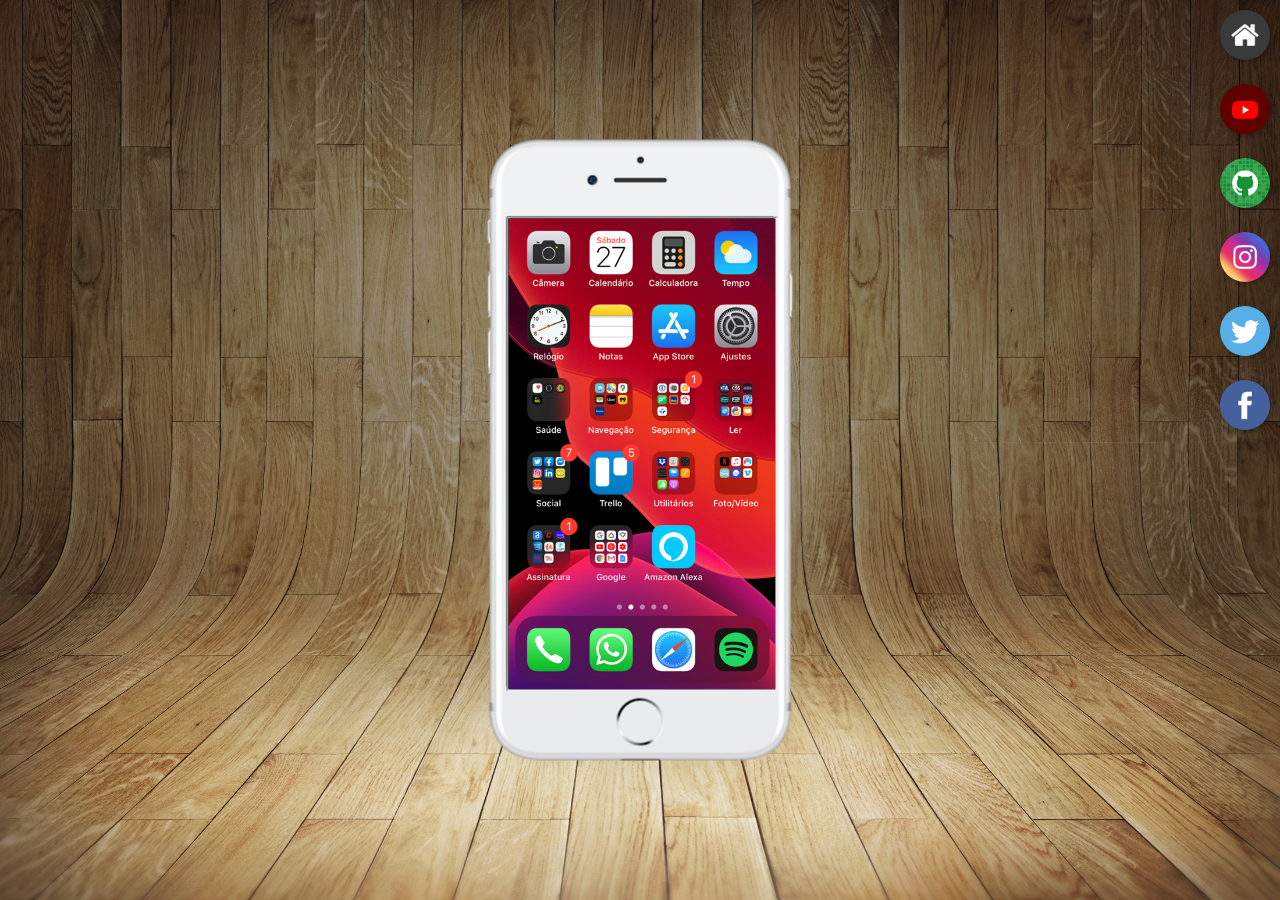
<file: index.html>
<!DOCTYPE html>
<html lang="pt-br">
<head>
    <meta charset="UTF-8">
    <meta name="viewport" content="width=device-width, initial-scale=1.0">
    <title>Projeto Redes Sociais</title>
    <link rel="shortcut icon" href="favicon.ico" type="image/x-icon">
    <link rel="stylesheet" href="estilos/style.css">
</head>
<body>
    <main>
        <section id="telefone">
            <iframe src="home.html" name="tela" id="tela" frameboard="0">
                Seu navegador não é compatível com isso.
            </iframe>
        </section>
        <section id="redes-sociais">
            <a href="home.html" target="tela"><img src="imagens/logo-home.jpg" alt=""></a> <br>
            <a href="youtube.html" target="tela"><img src="imagens/logo-youtube.jpg" alt="Youtube"></a> <br>
            <a href="github.html" target="tela"><img src="imagens/logo-github.jpg" alt="Github"></a> <br>
            <a href="instagram.html" target="tela"><img src="imagens/logo-instagram.jpg" alt="Instagram"></a> <br>
            <a href="twitter.html" target="tela"><img src="imagens/logo-twitter.jpg" alt="Twitter"></a> <br>
            <a href="facebook.html" target="tela"><img src="imagens/logo-facebook.jpg" alt="Facebook"></a>
        </section>
    </main>
</body>
</html>
</file>
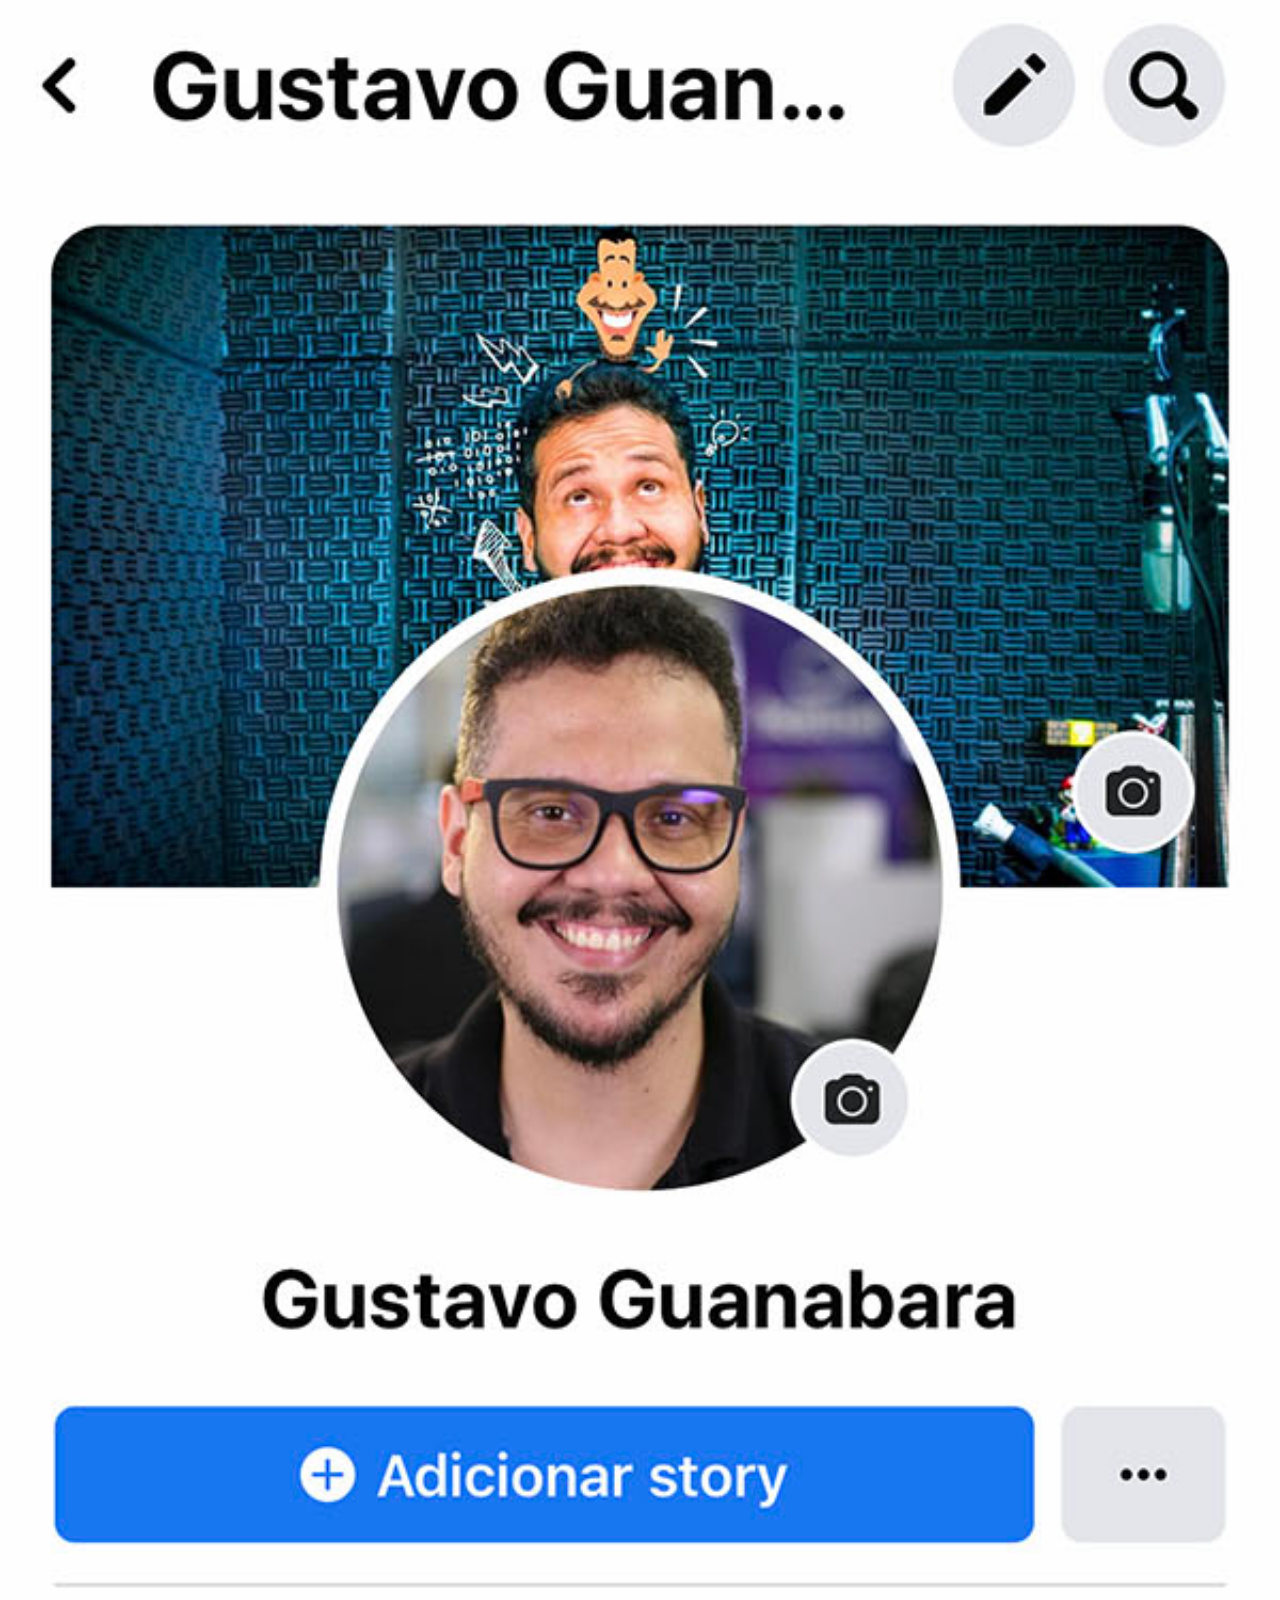
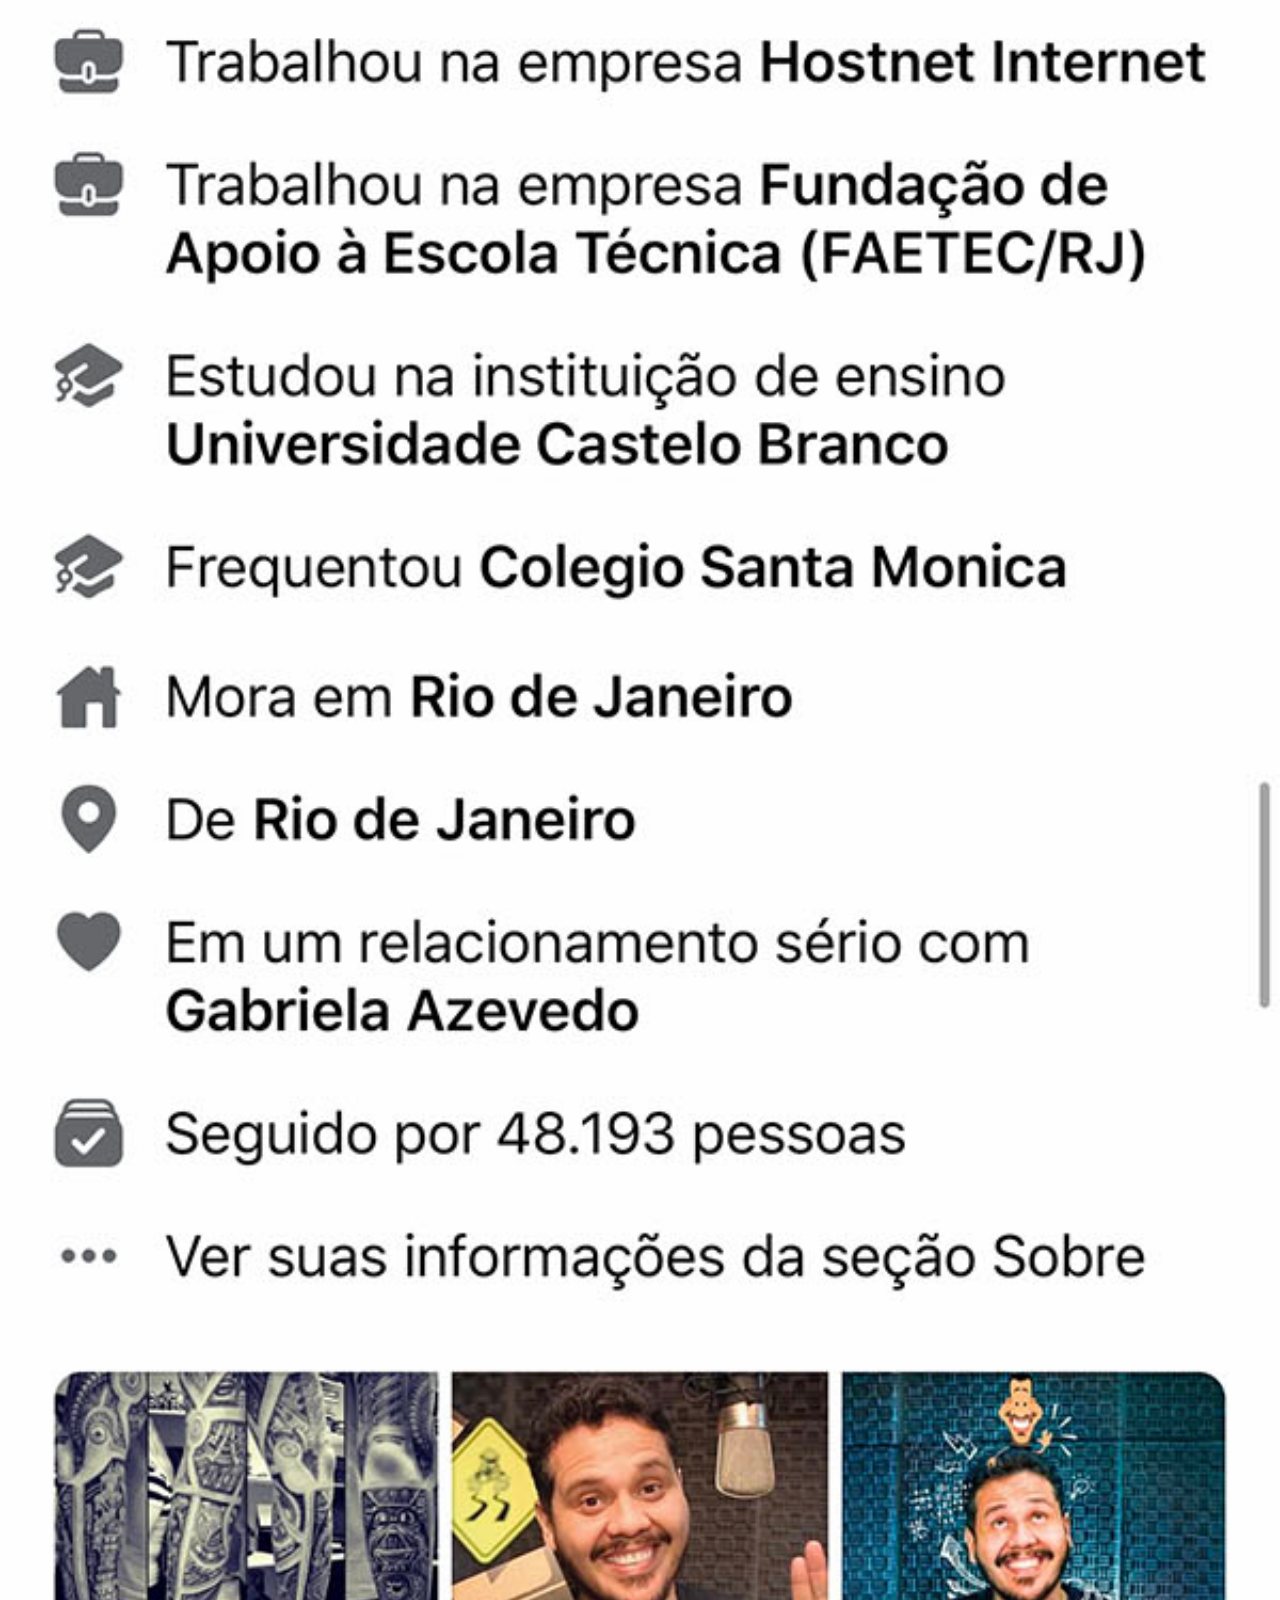
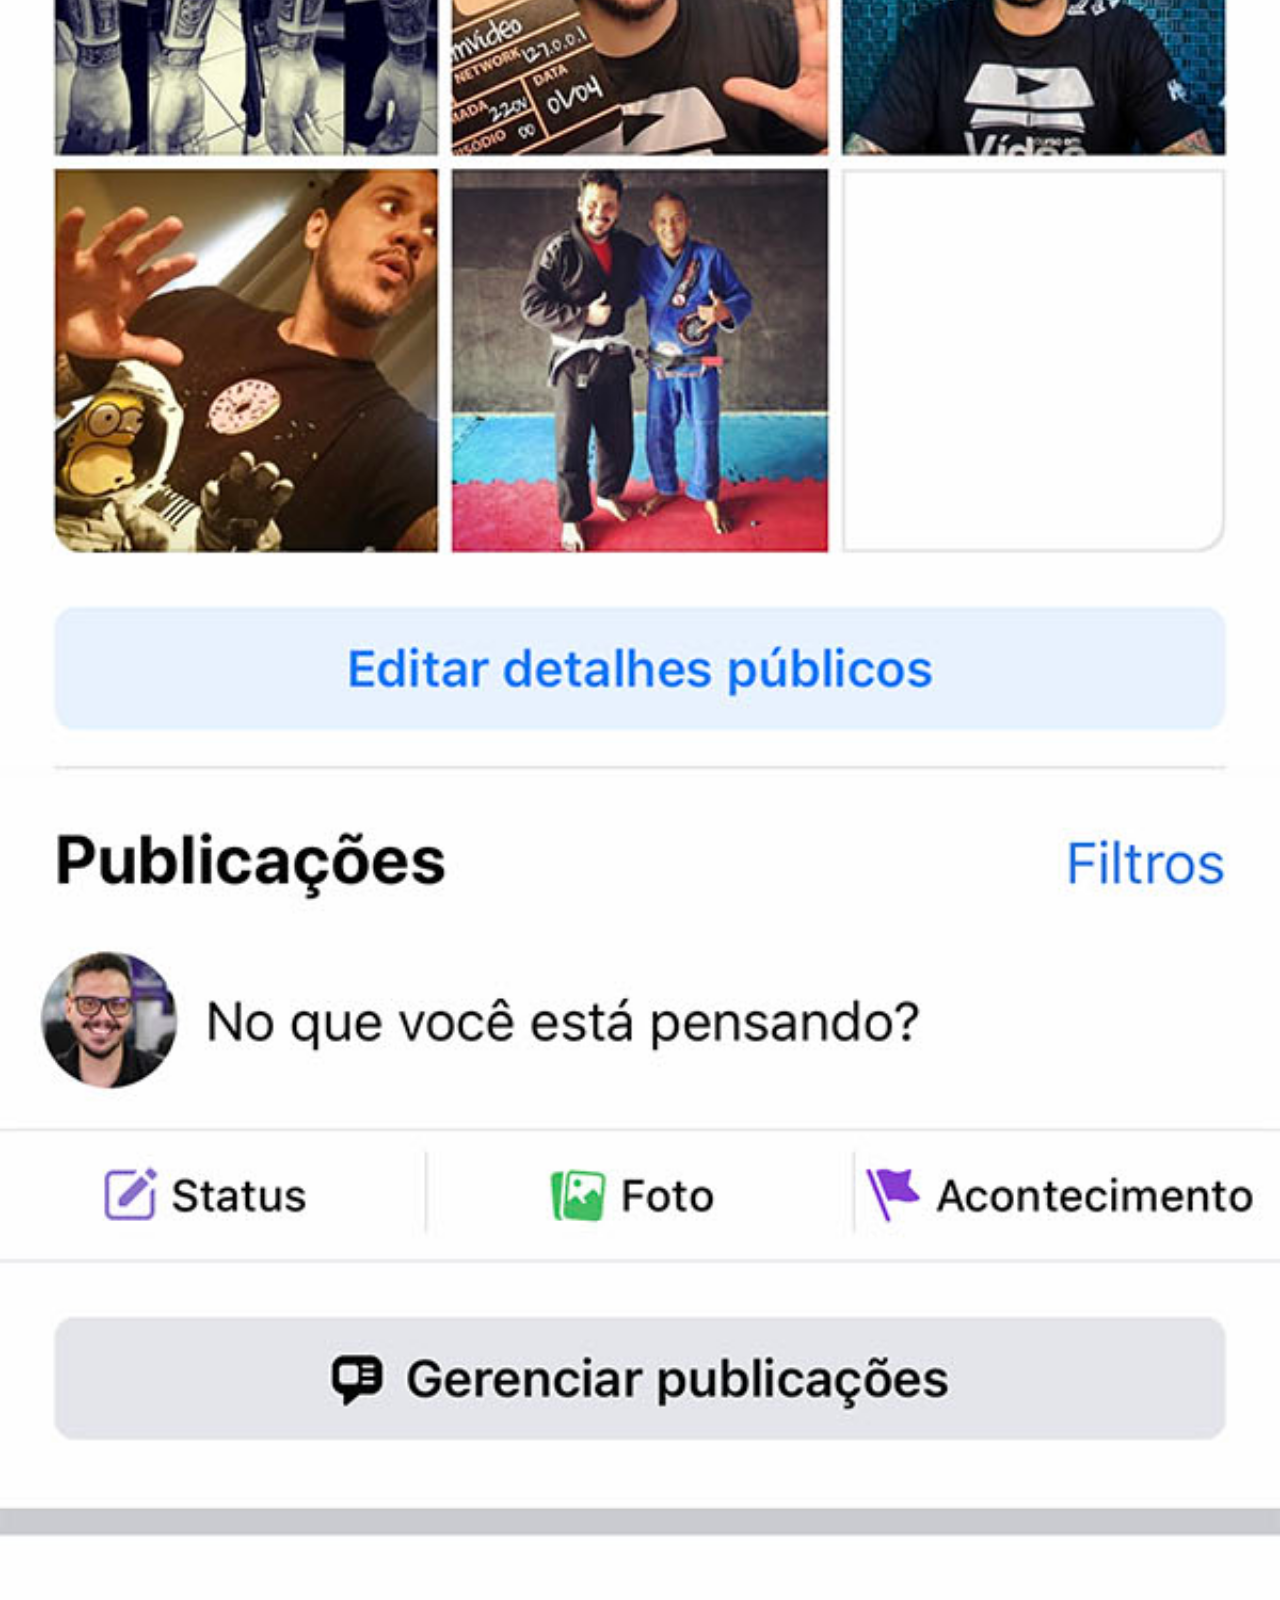
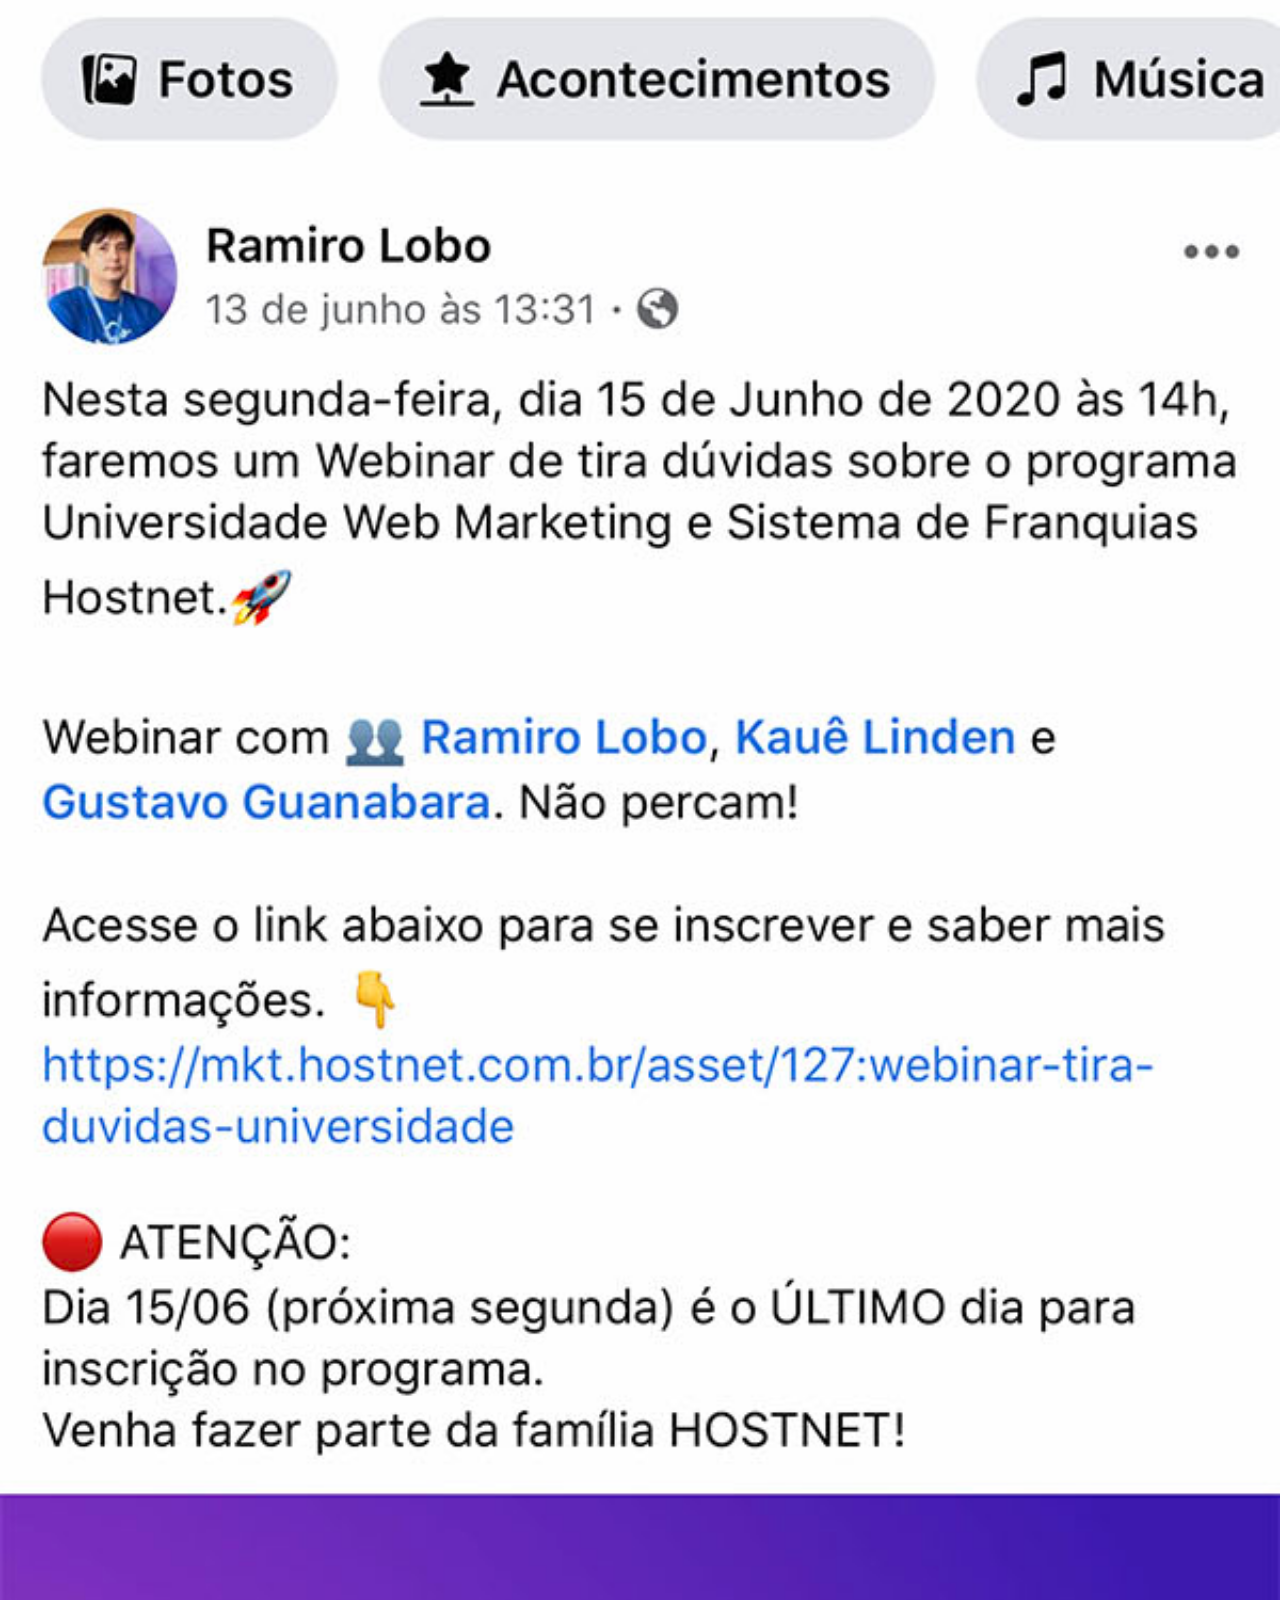
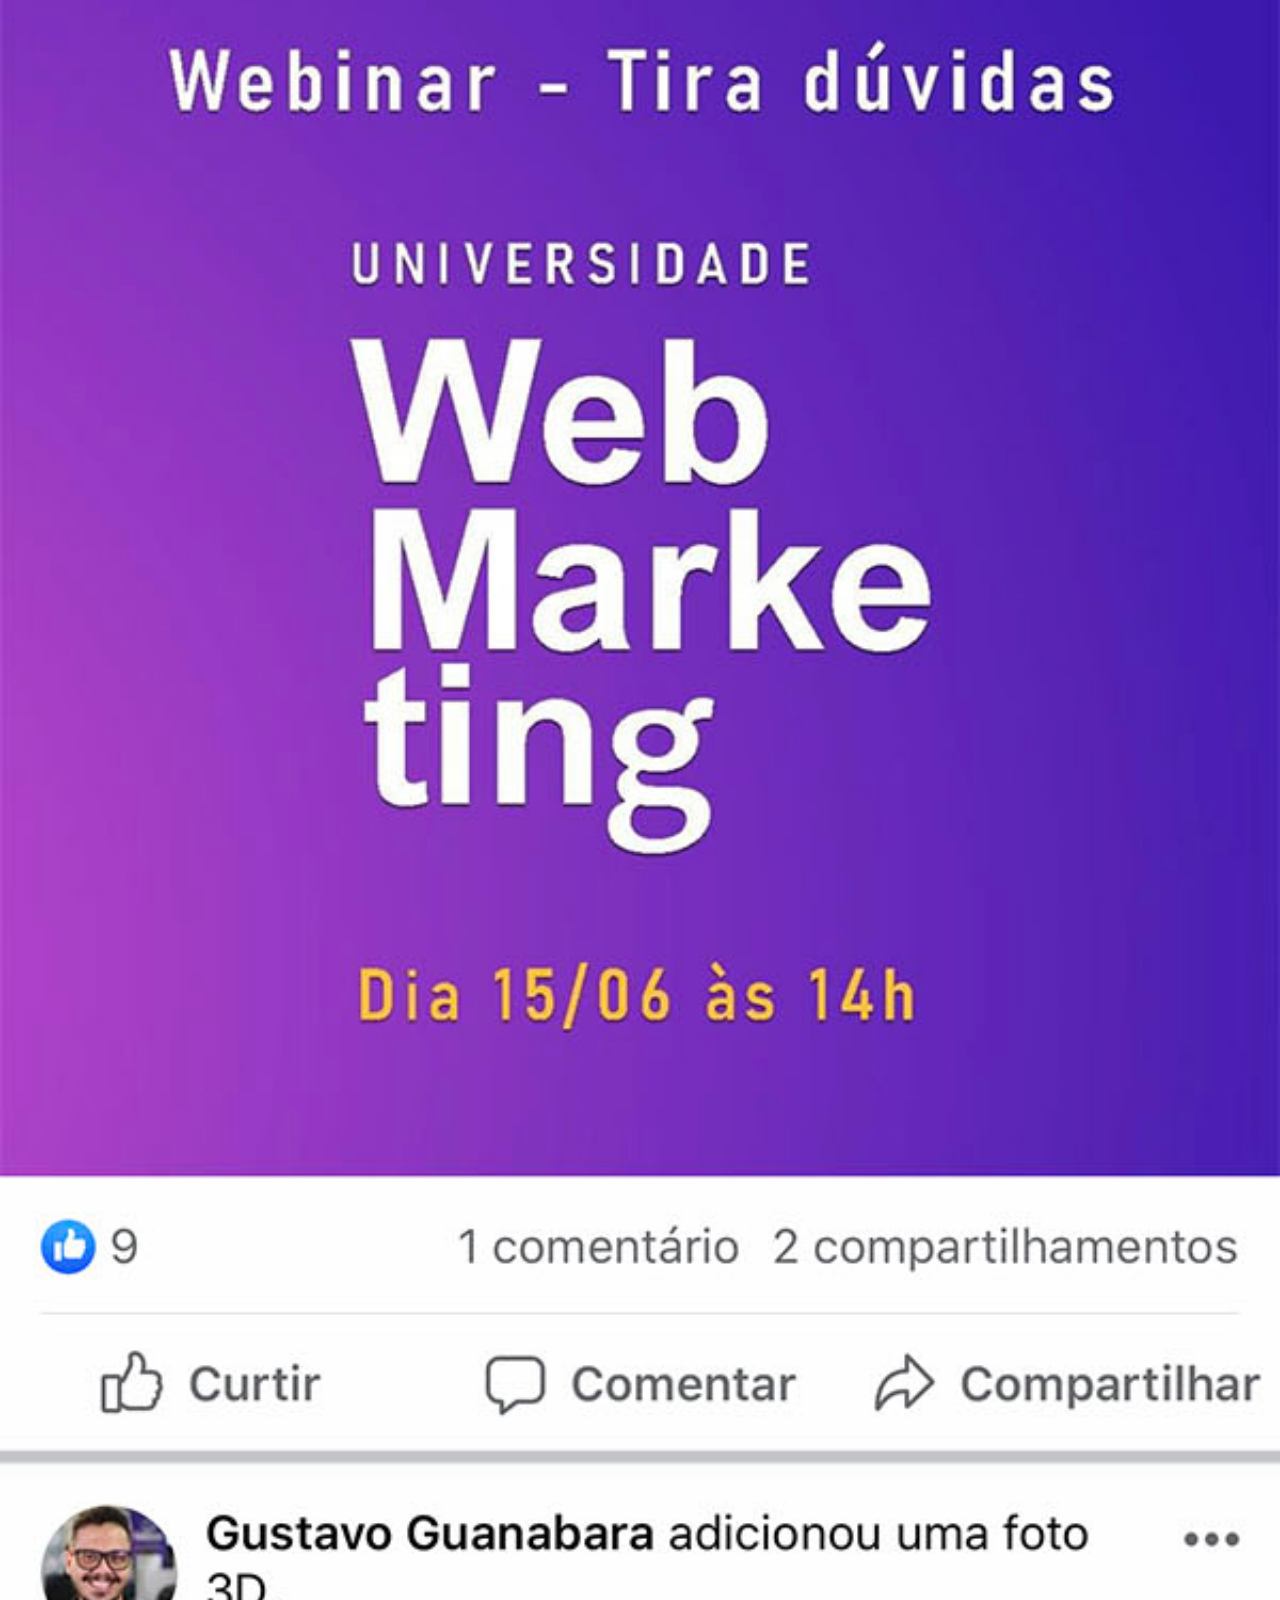
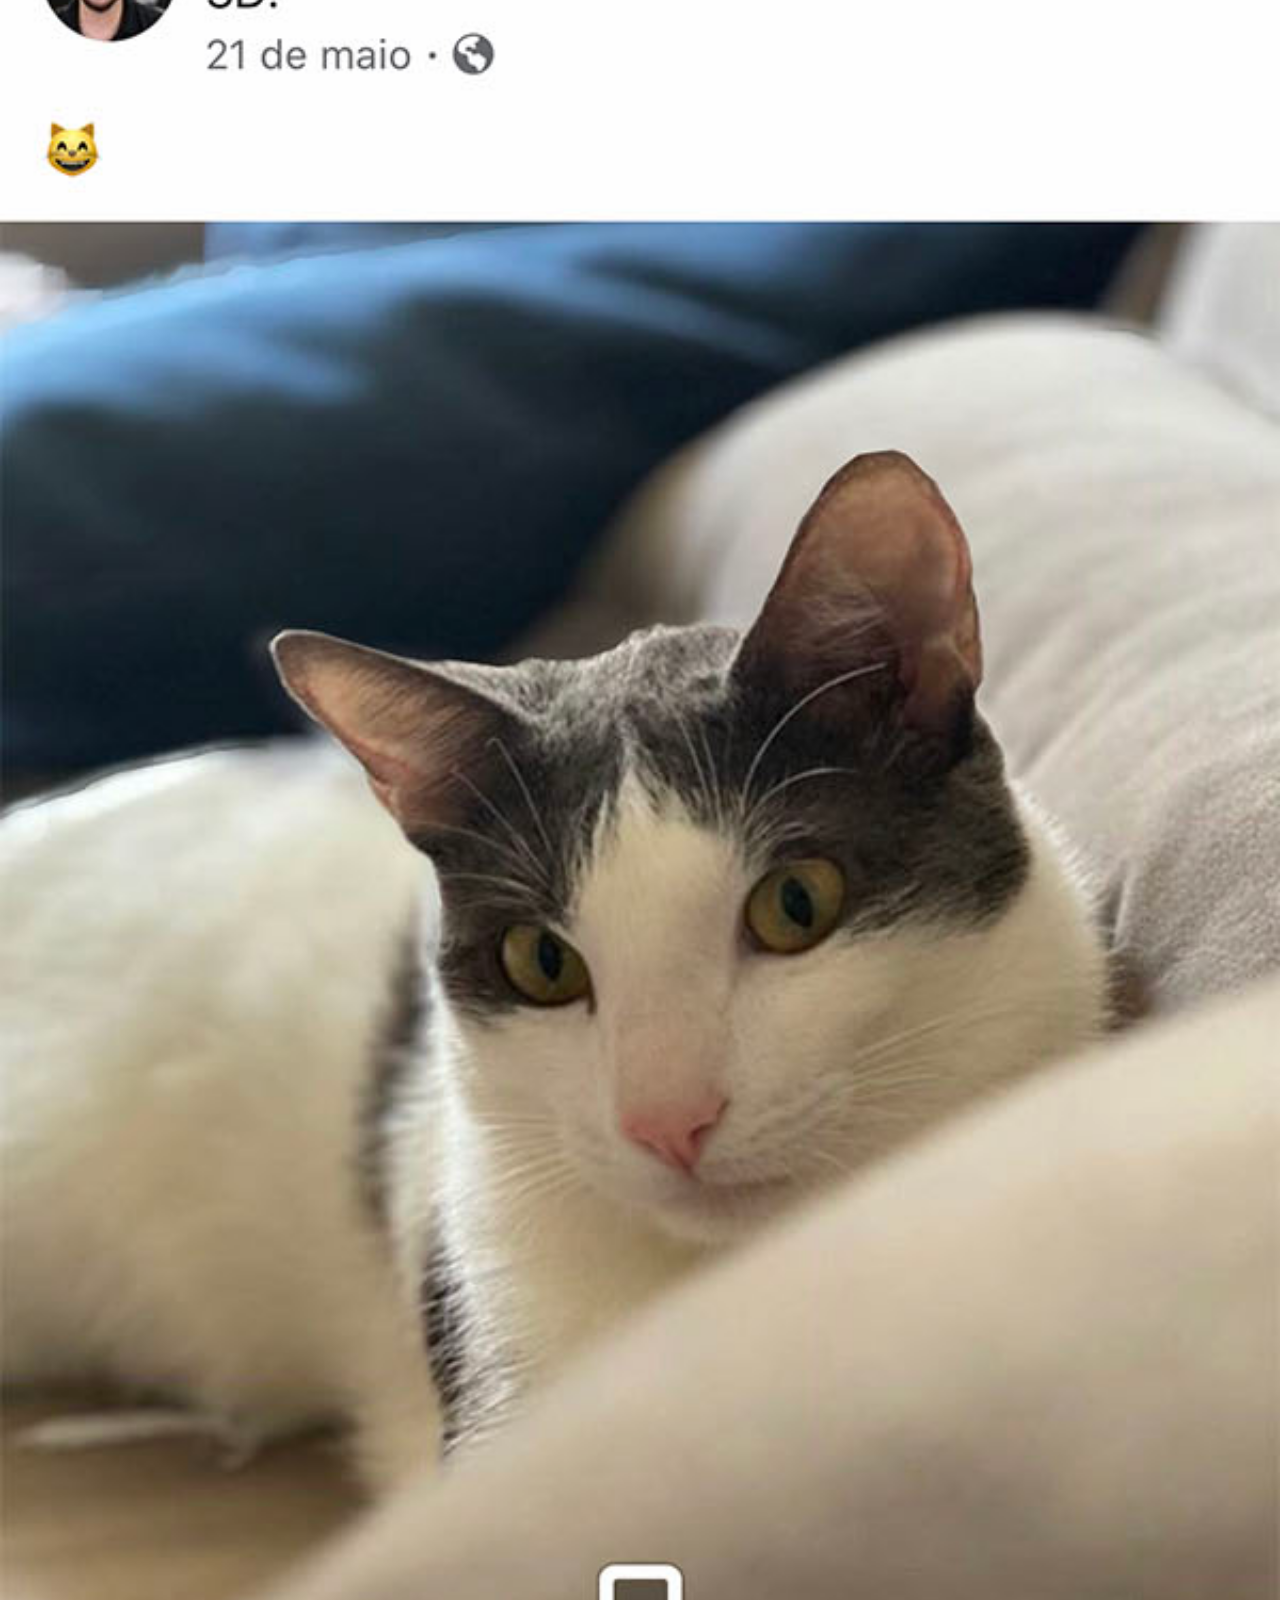
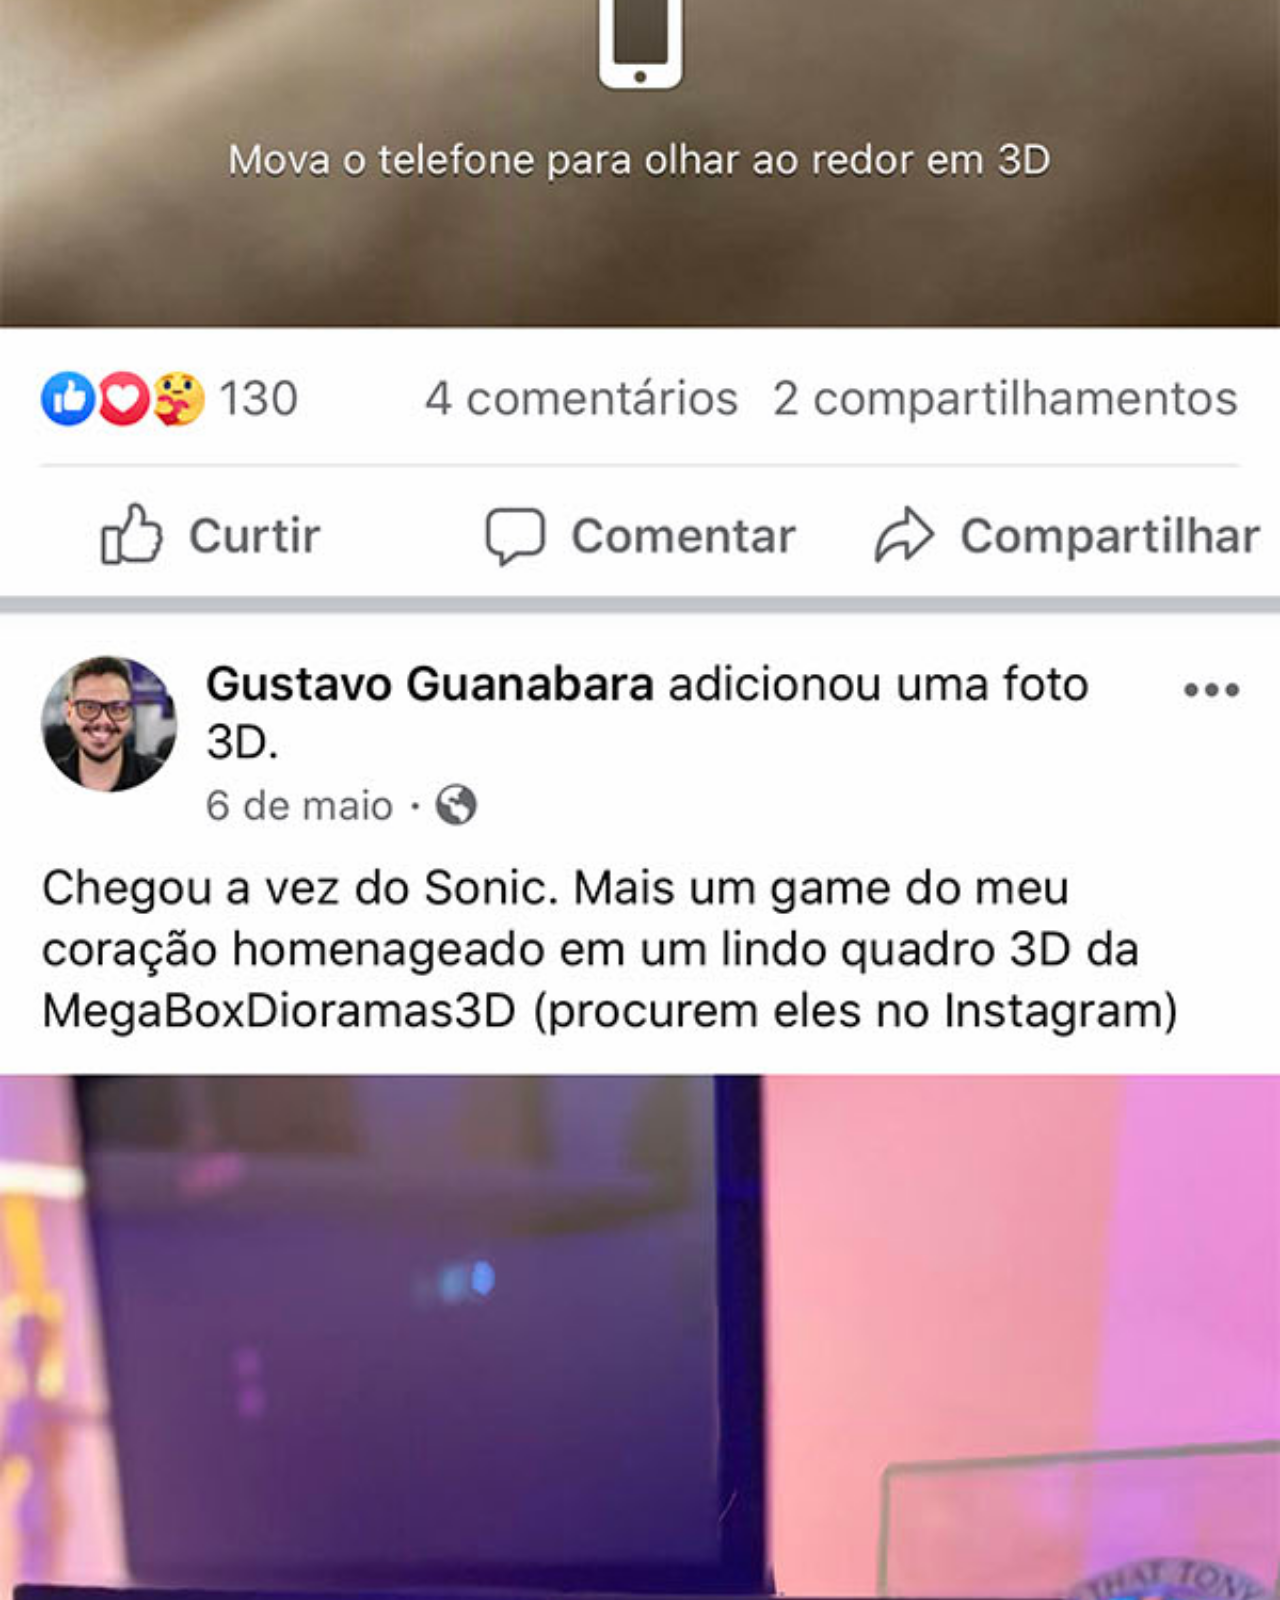
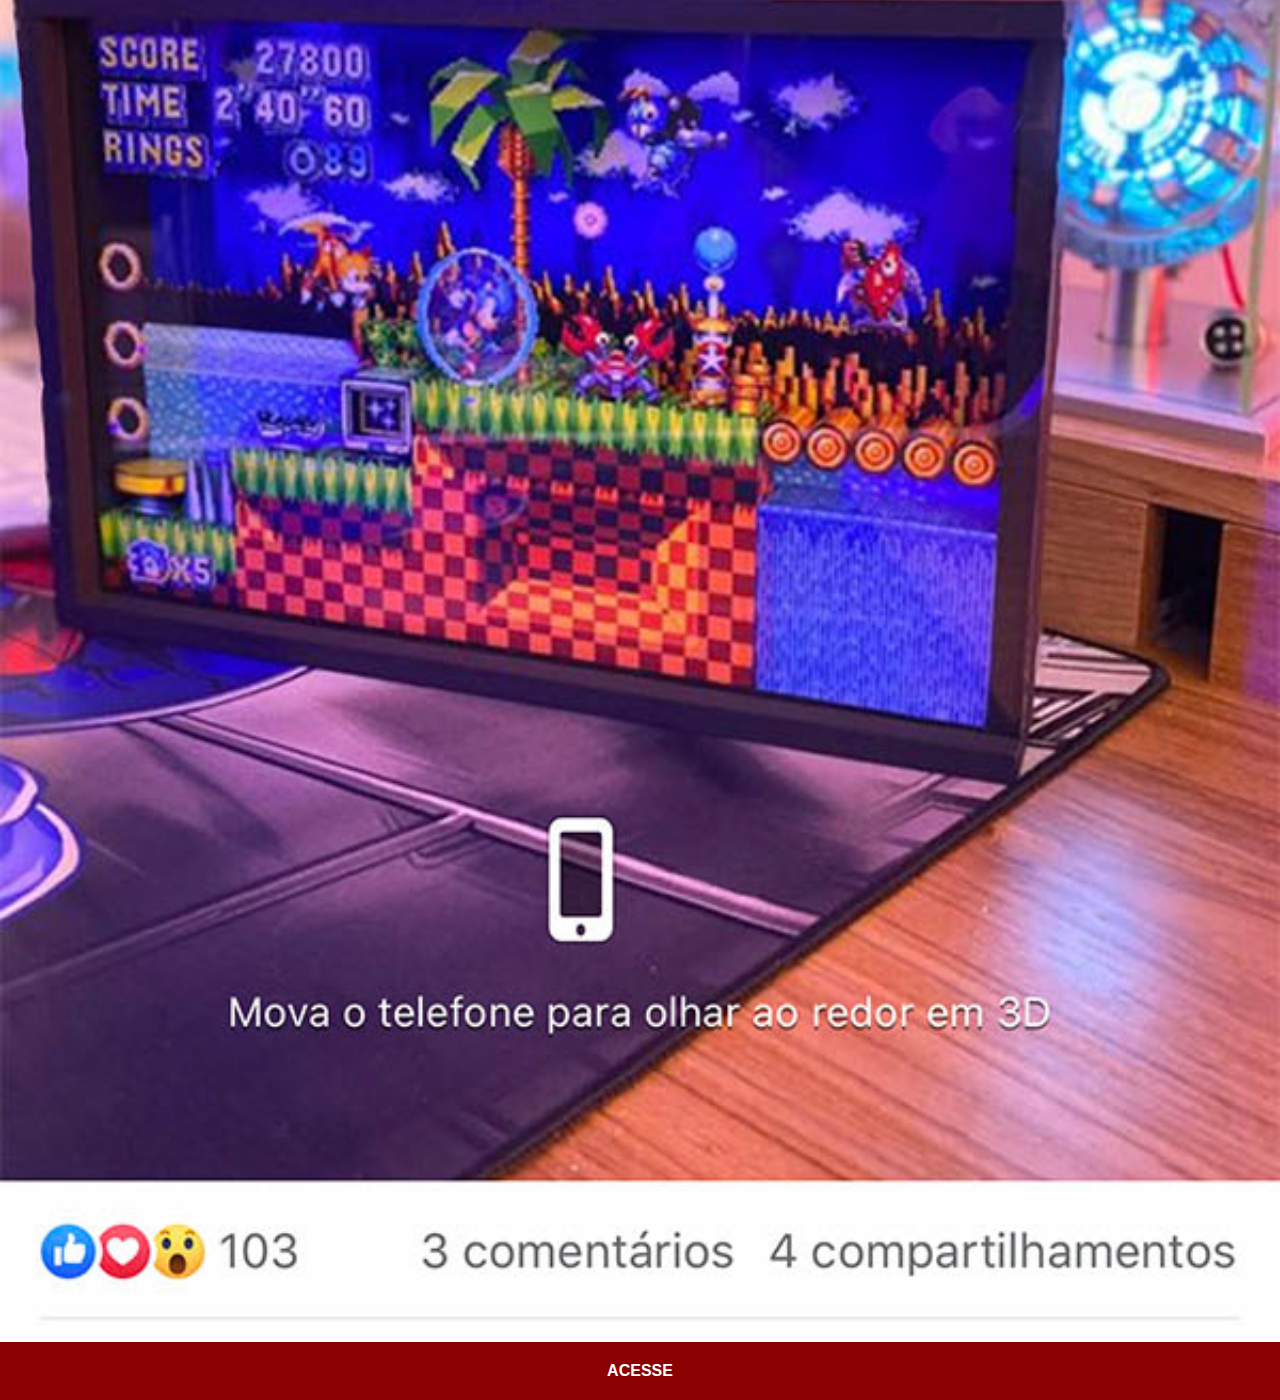
<file: facebook.html>
<!DOCTYPE html>
<html lang="pt-br">
<head>
    <meta charset="UTF-8">
    <meta name="viewport" content="width=device-width, initial-scale=1.0">
    <title>Facebook</title>
    <link rel="stylesheet" href="estilos/style-social.css">
</head>
<body>
    <img src="imagens/tela-facebook.jpg" alt="Facebook">
    <a href="https://www.facebook.com/gustavoguanabara/?locale=pt_BR" target="_blank">ACESSE</a>
</body>
</html>
</file>
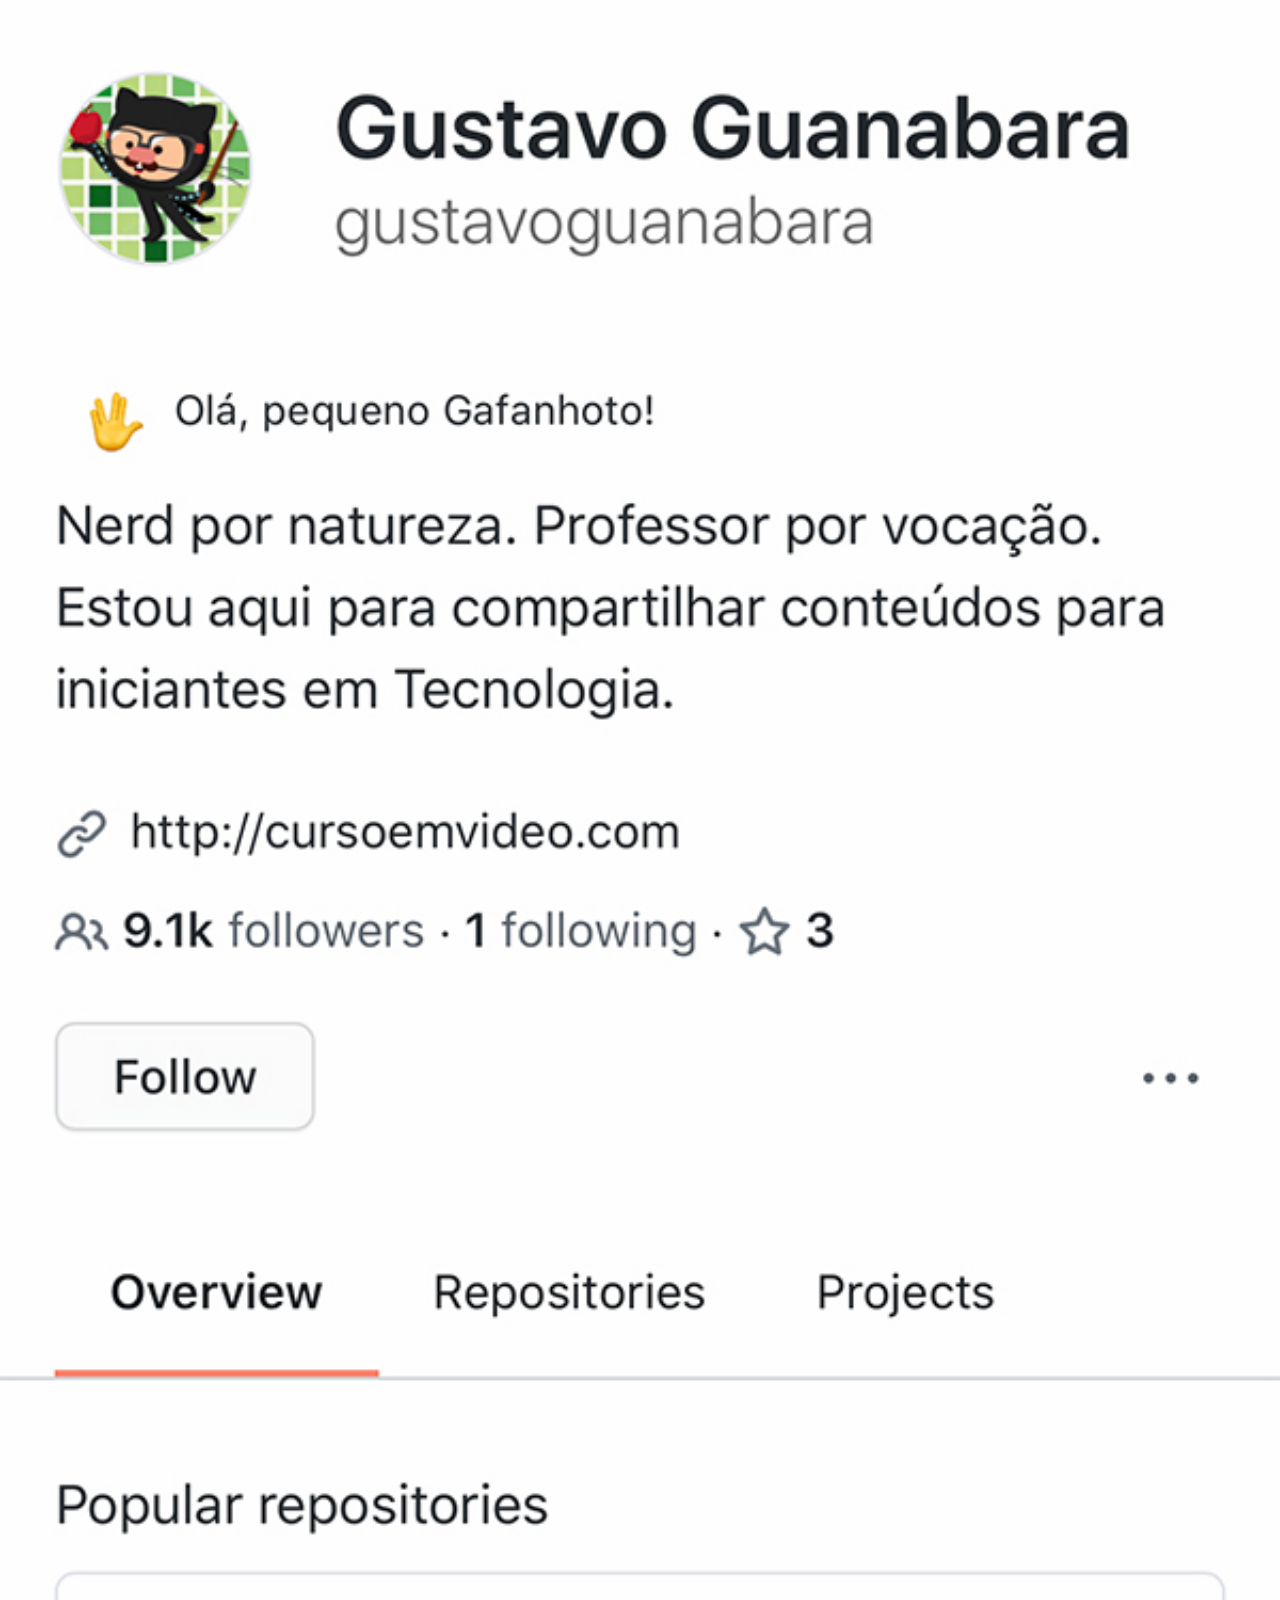
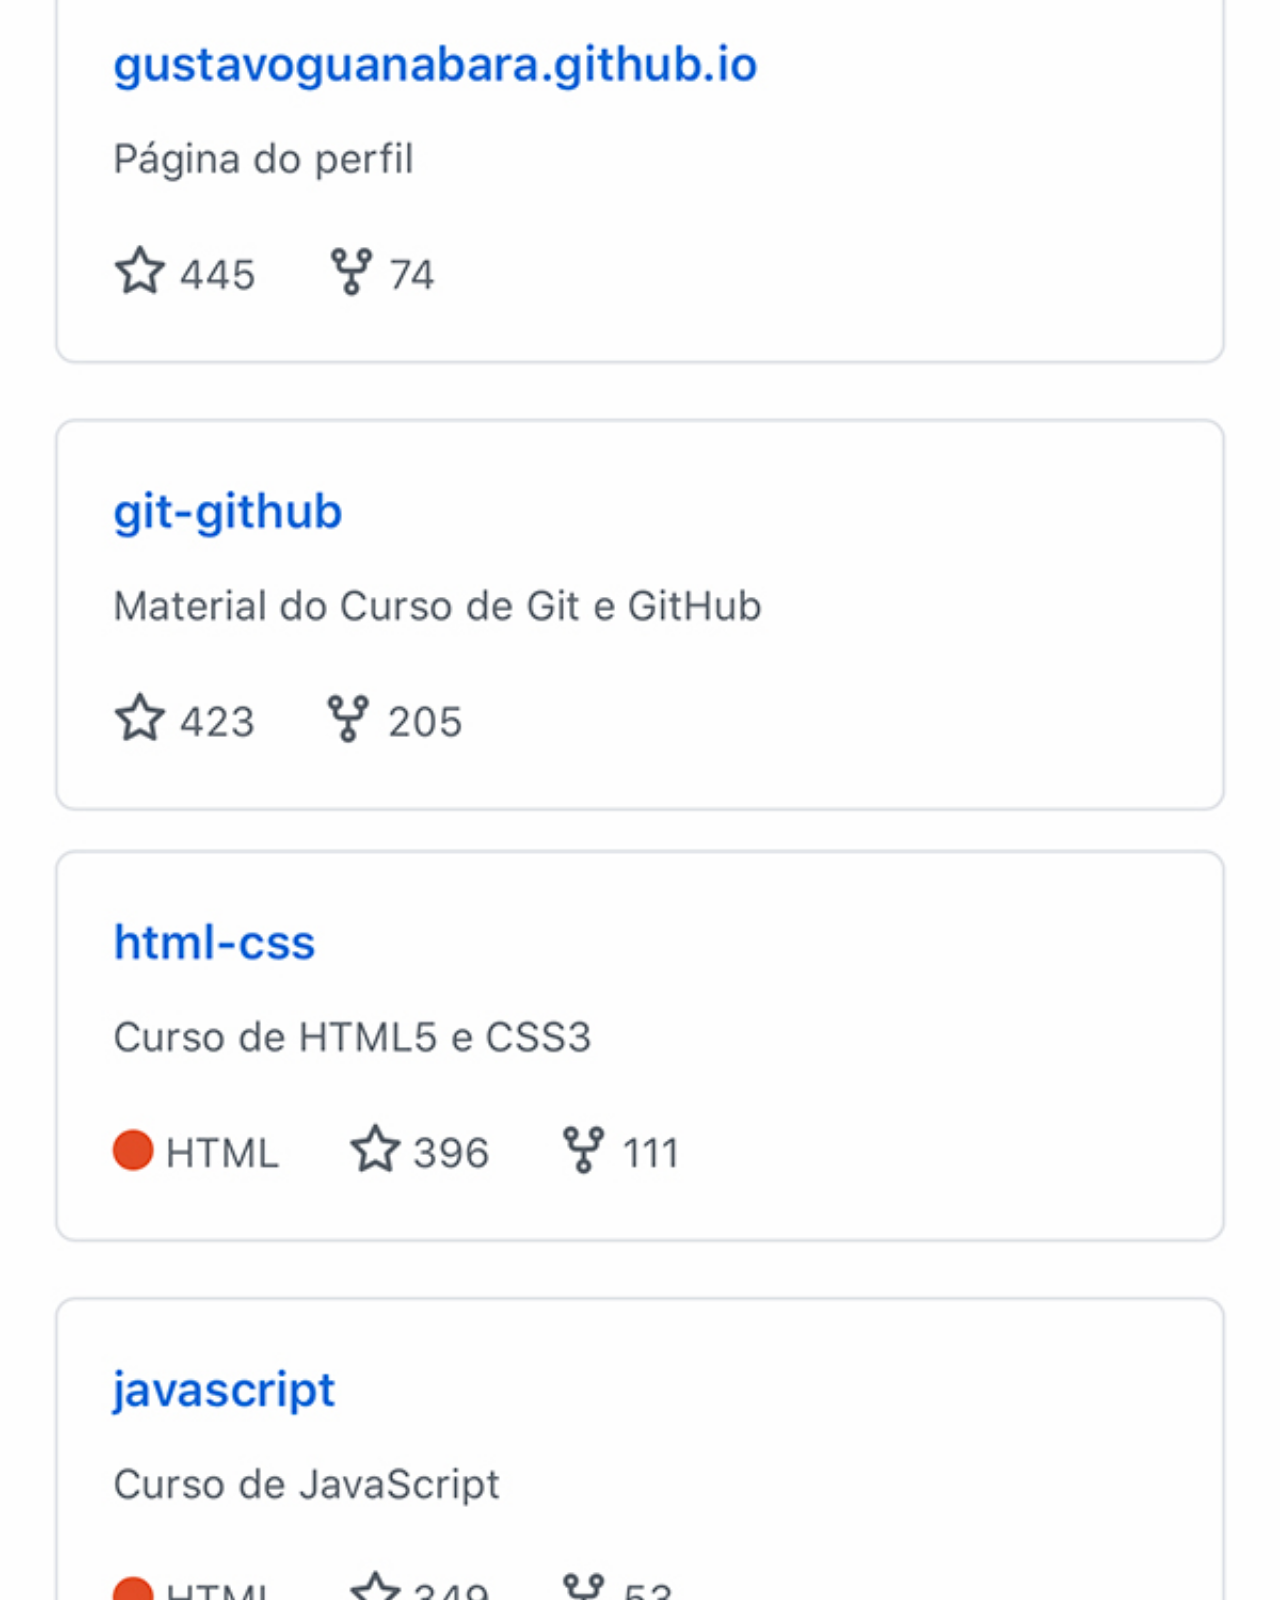
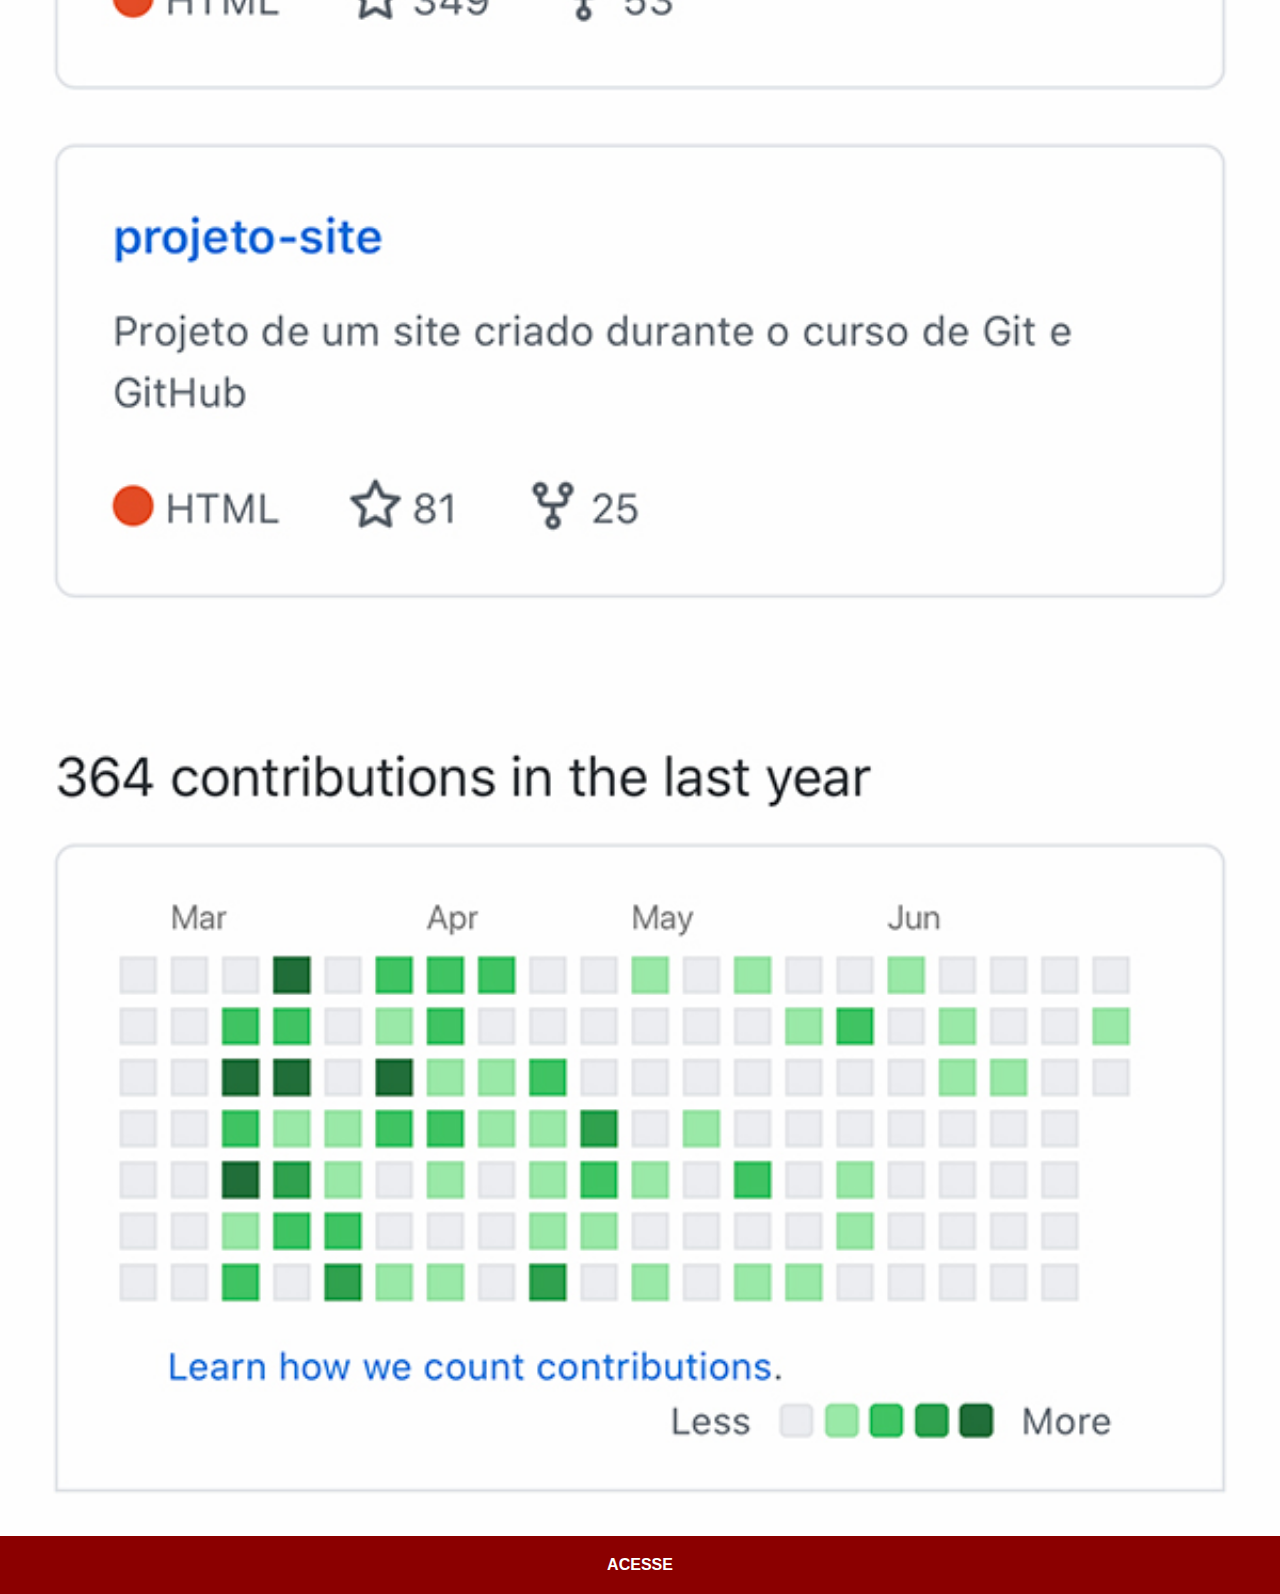
<file: github.html>
<!DOCTYPE html>
<html lang="pt-br">
<head>
    <meta charset="UTF-8">
    <meta name="viewport" content="width=device-width, initial-scale=1.0">
    <title>Github</title>
    <link rel="stylesheet" href="estilos/style-social.css">
</head>
<body>
    <img src="imagens/tela-github.jpg" alt="Github">
    <a href="https://github.com/gustavoguanabara" target="_blank">ACESSE</a>
</body>
</html>
</file>
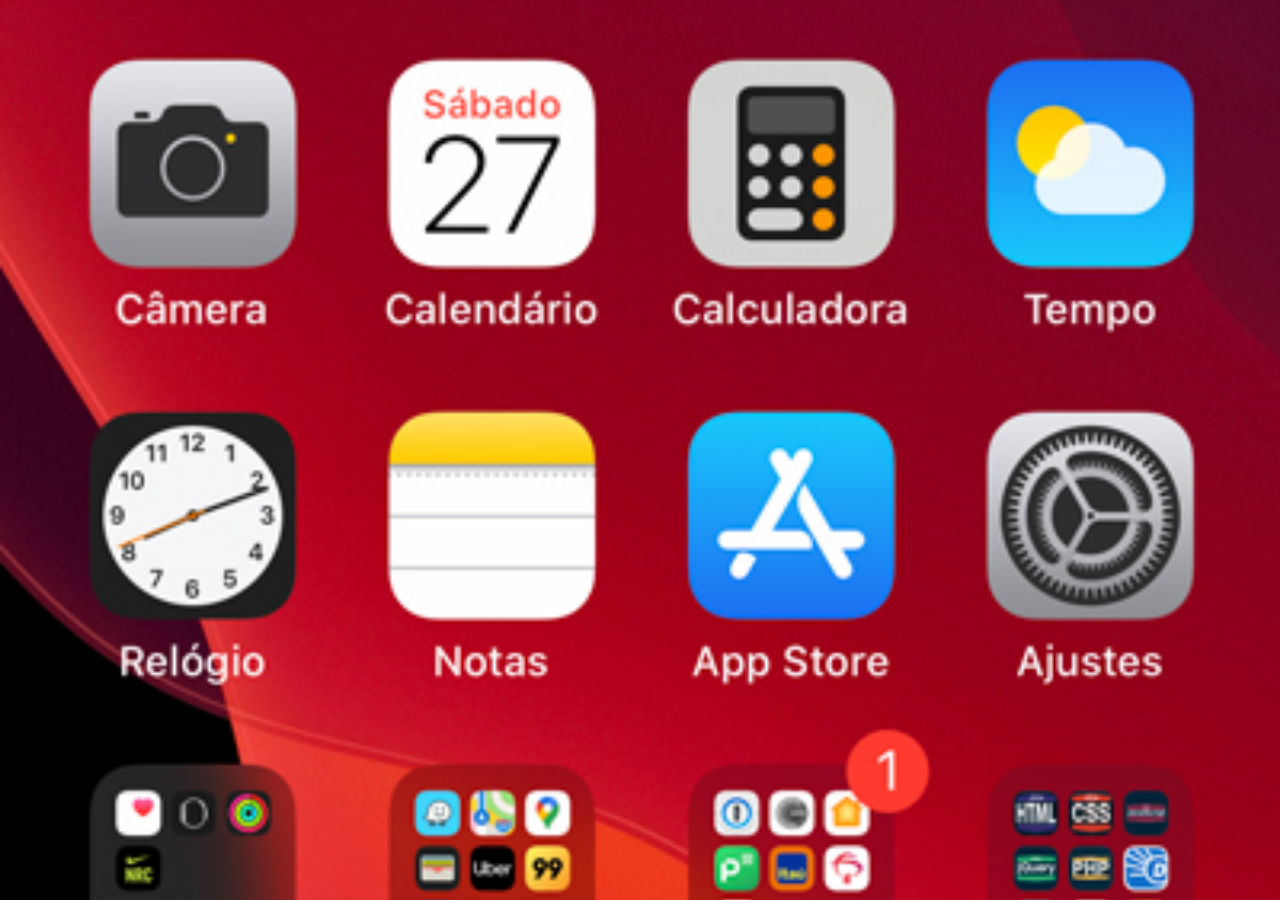
<file: home.html>
<!DOCTYPE html>
<html lang="pt-br">
<head>
    <meta charset="UTF-8">
    <meta name="viewport" content="width=device-width, initial-scale=1.0">
    <title>Home</title>
</head>
<style>
    *{
        margin: 0px;
        padding: 0px;
    }

    body{
        width: 100vw;
        height: 100vh;
        background: black url('imagens/tela-home.jpg') no-repeat top center;
        background-size: cover;
    }

</style>
<body>
    
</body>
</html>
</file>
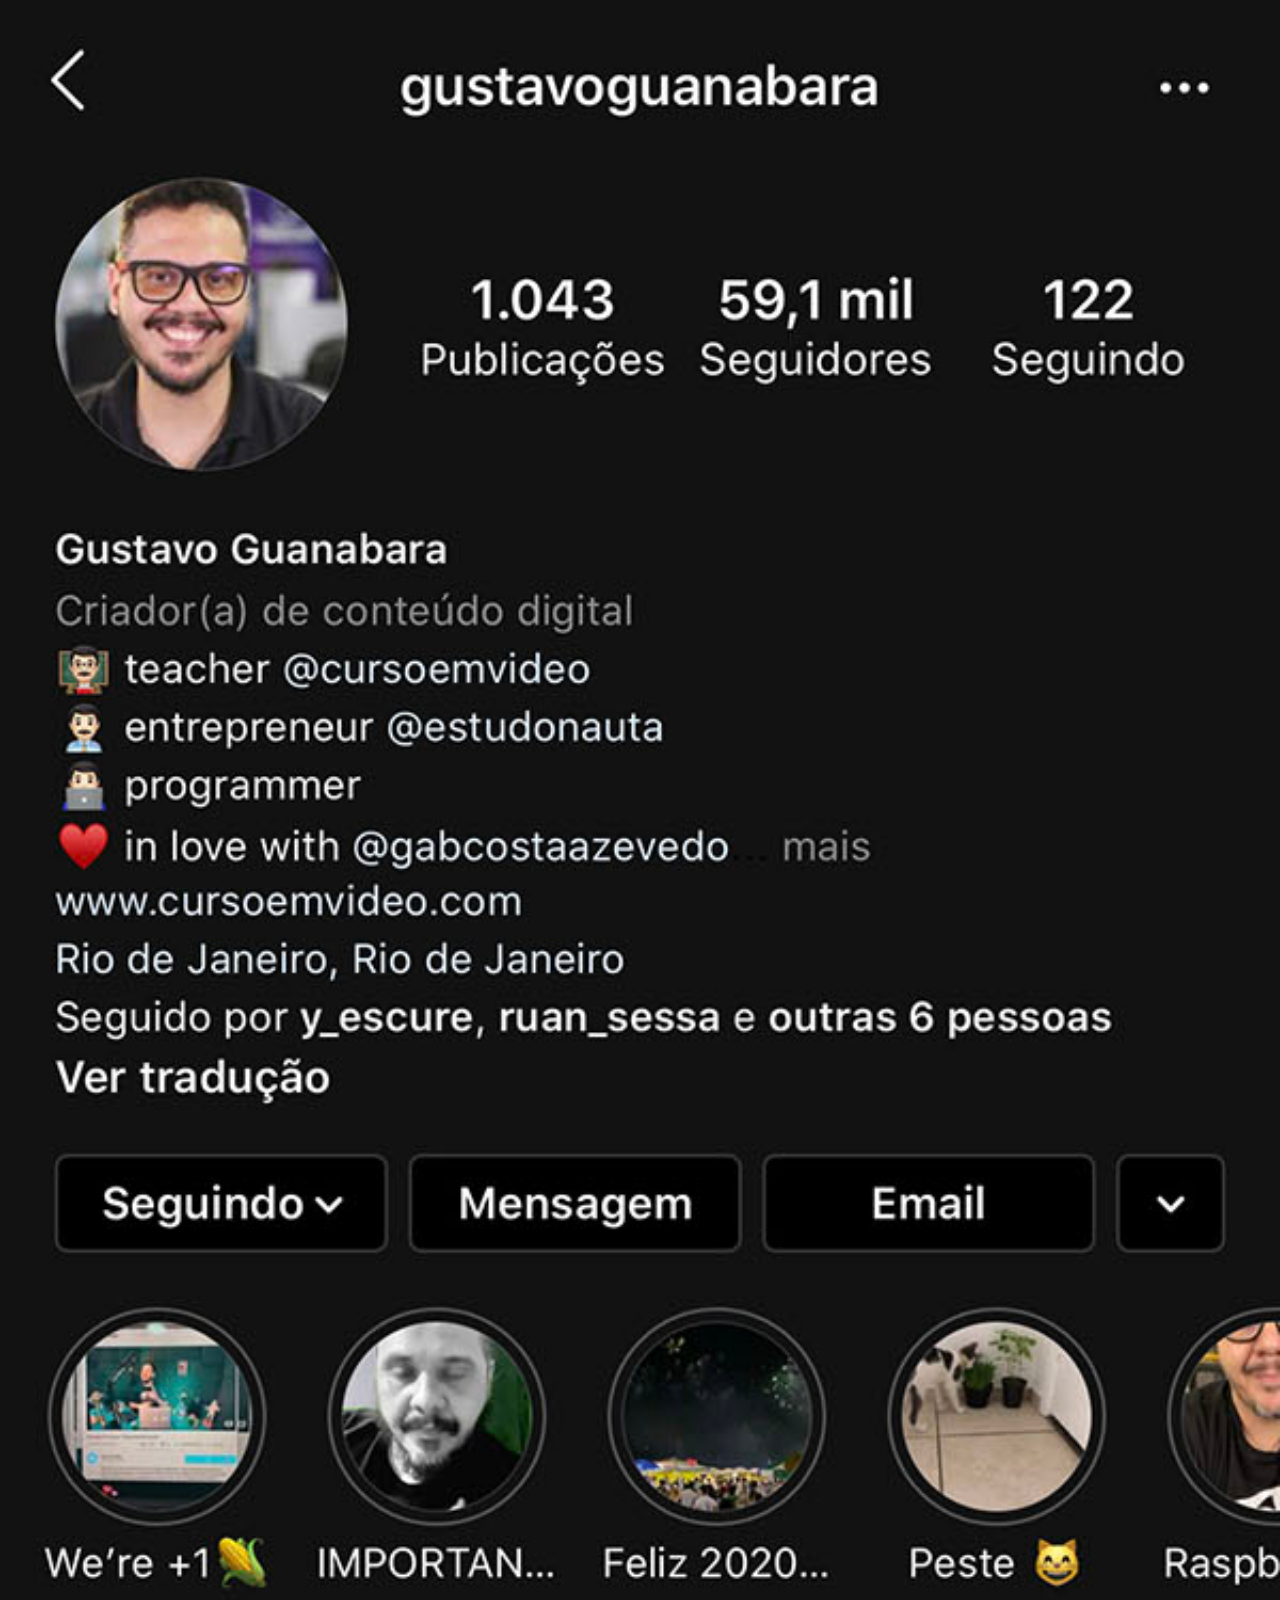
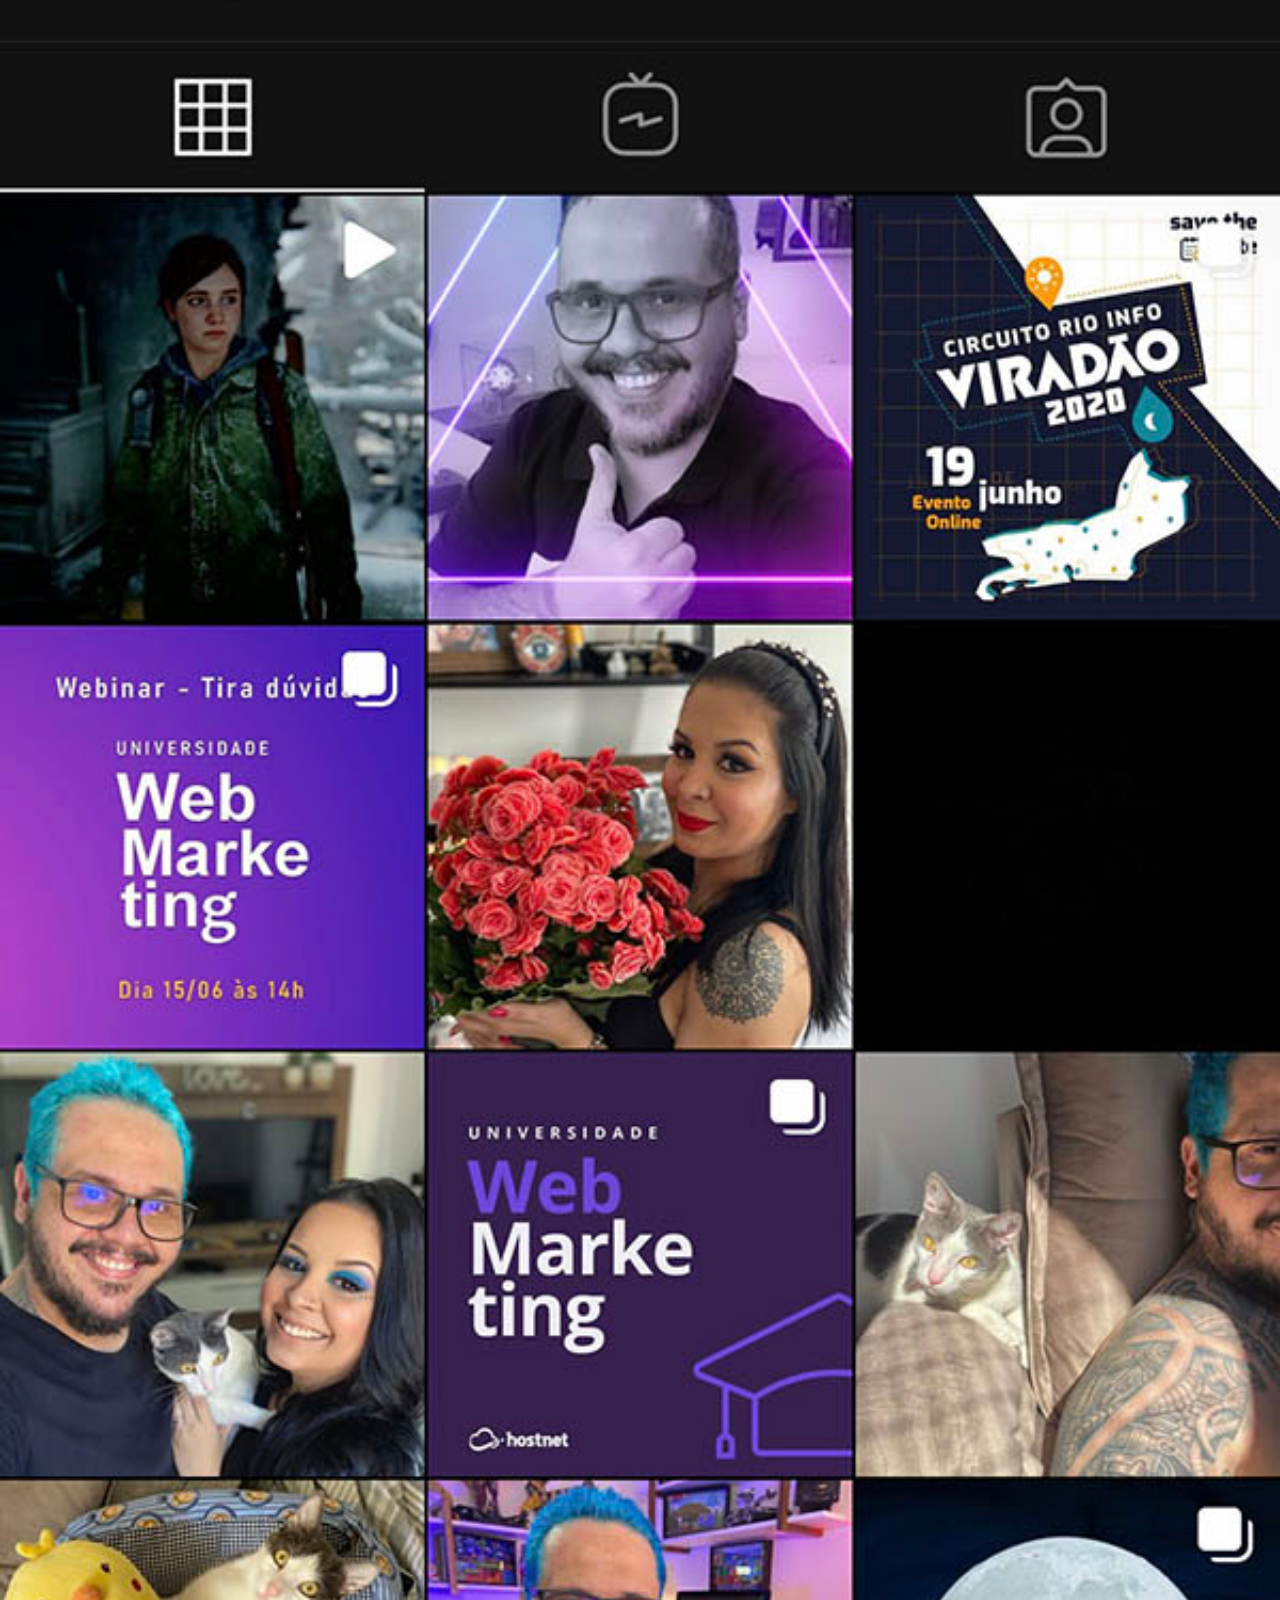
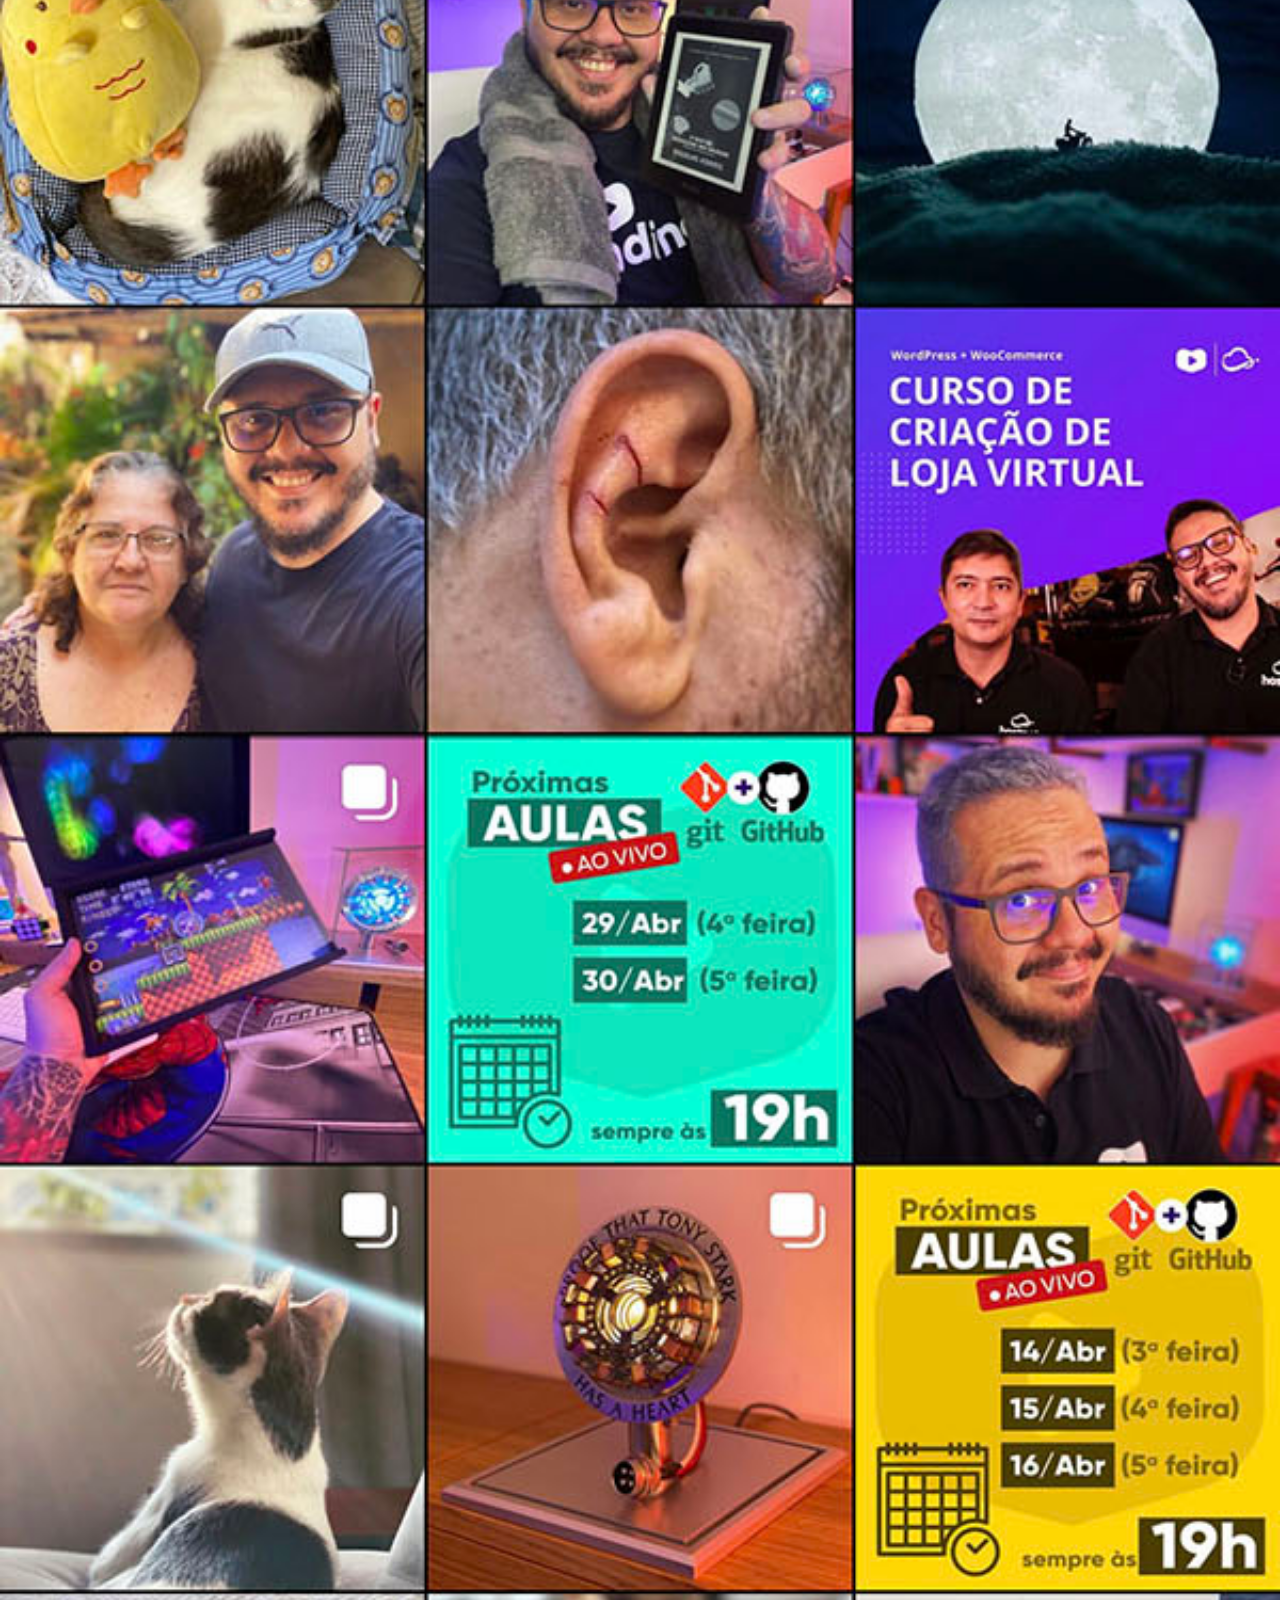
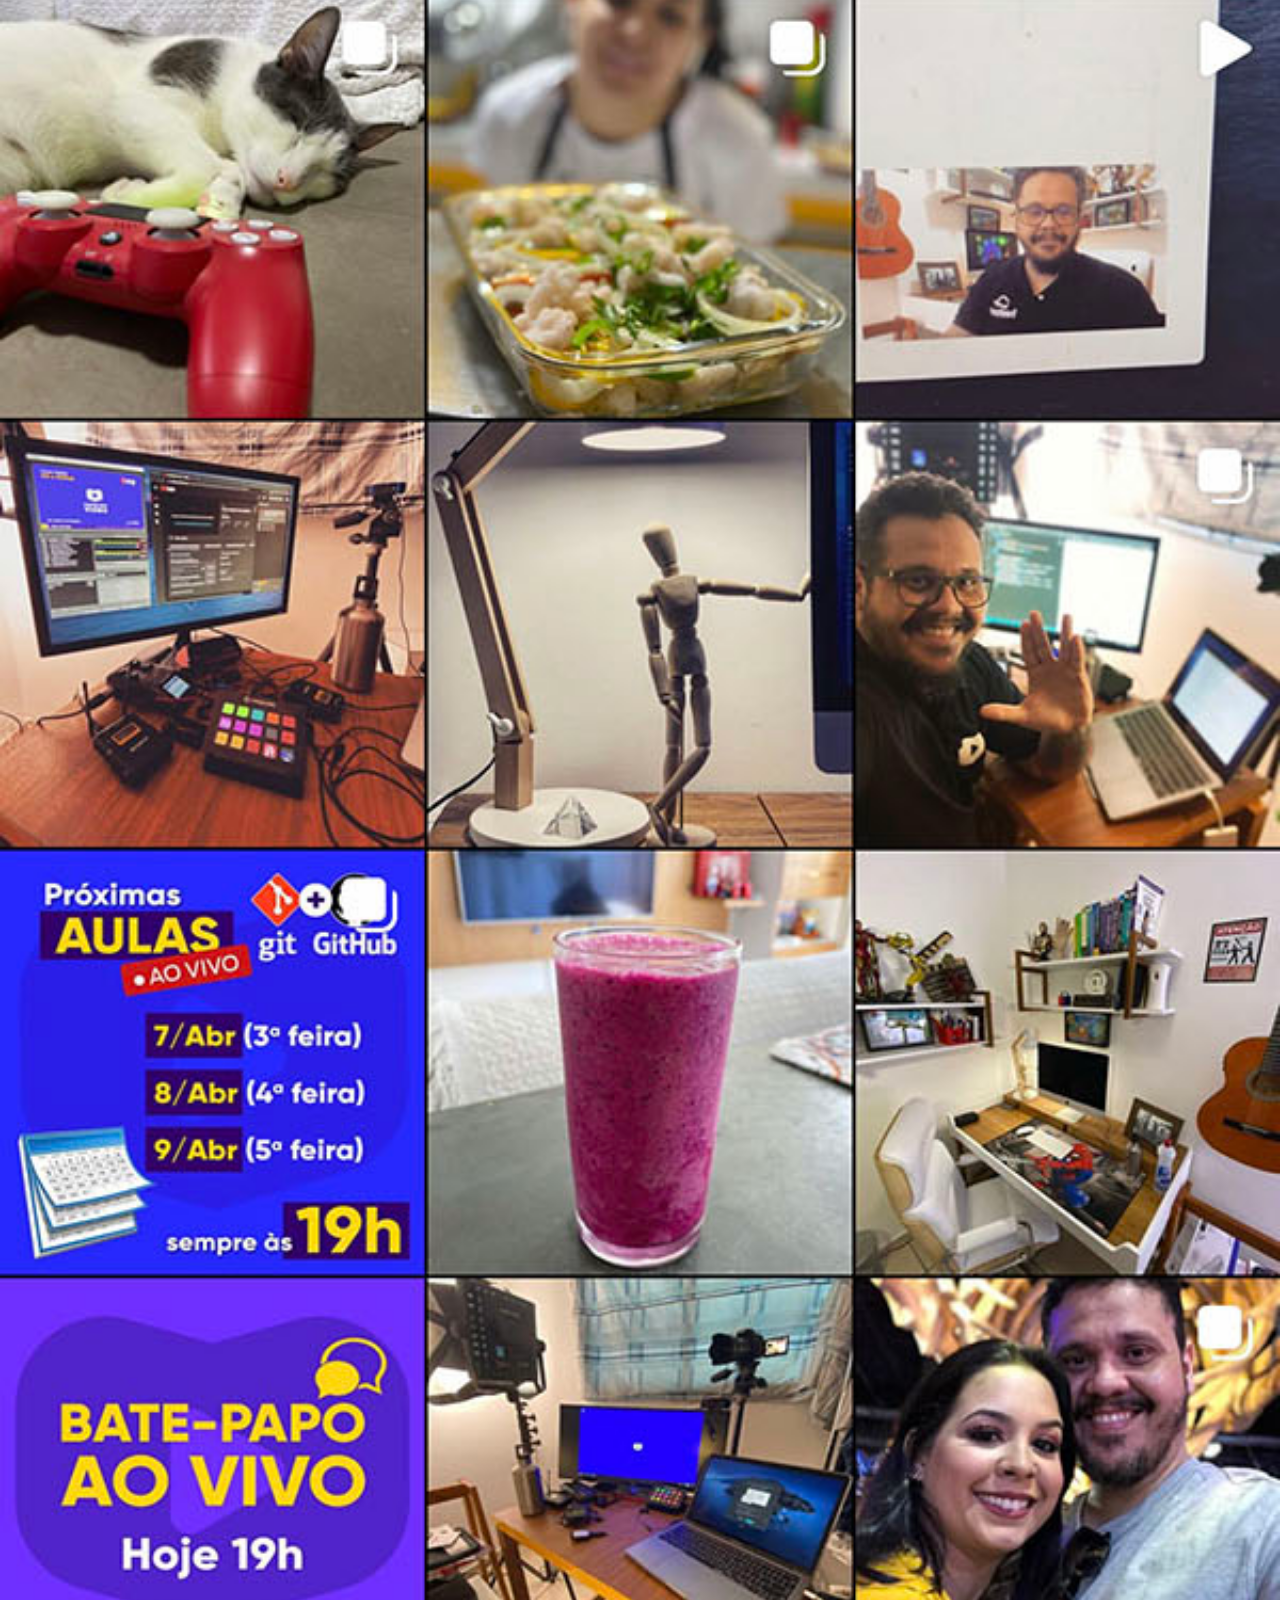
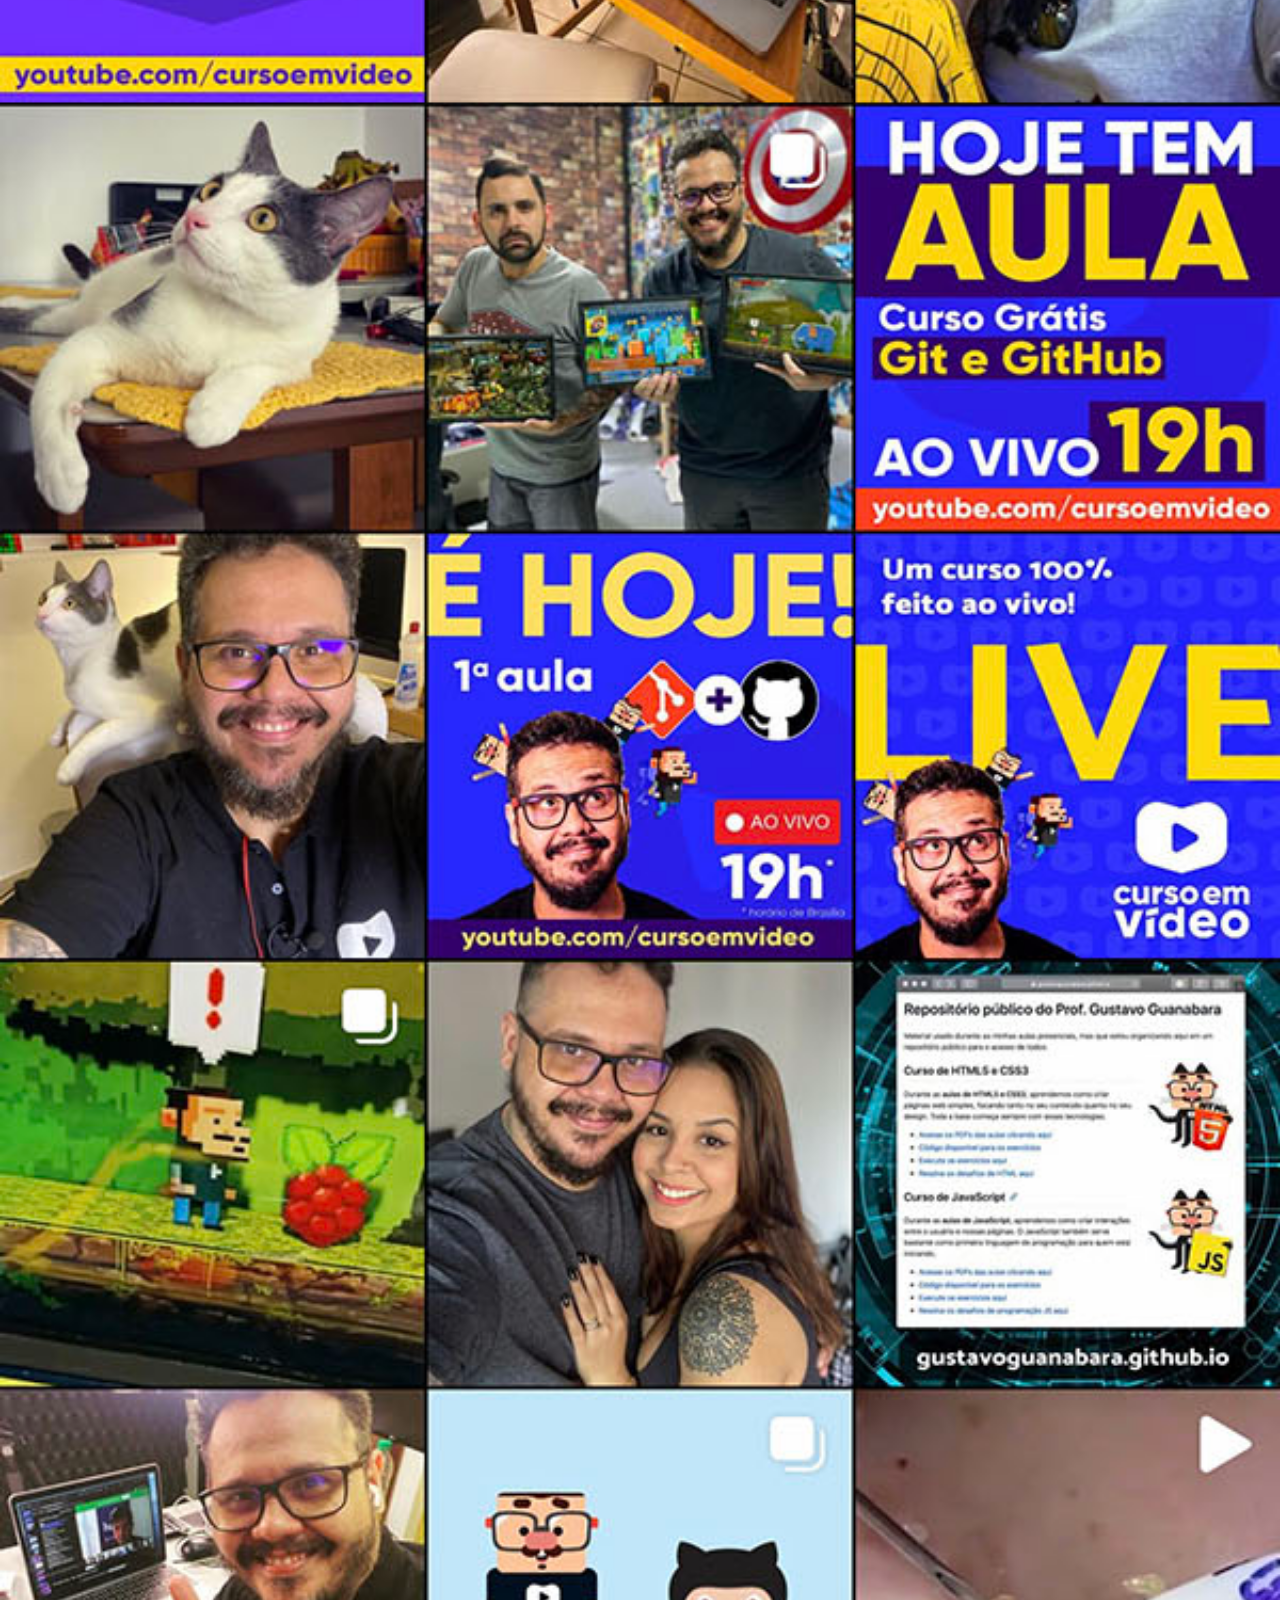
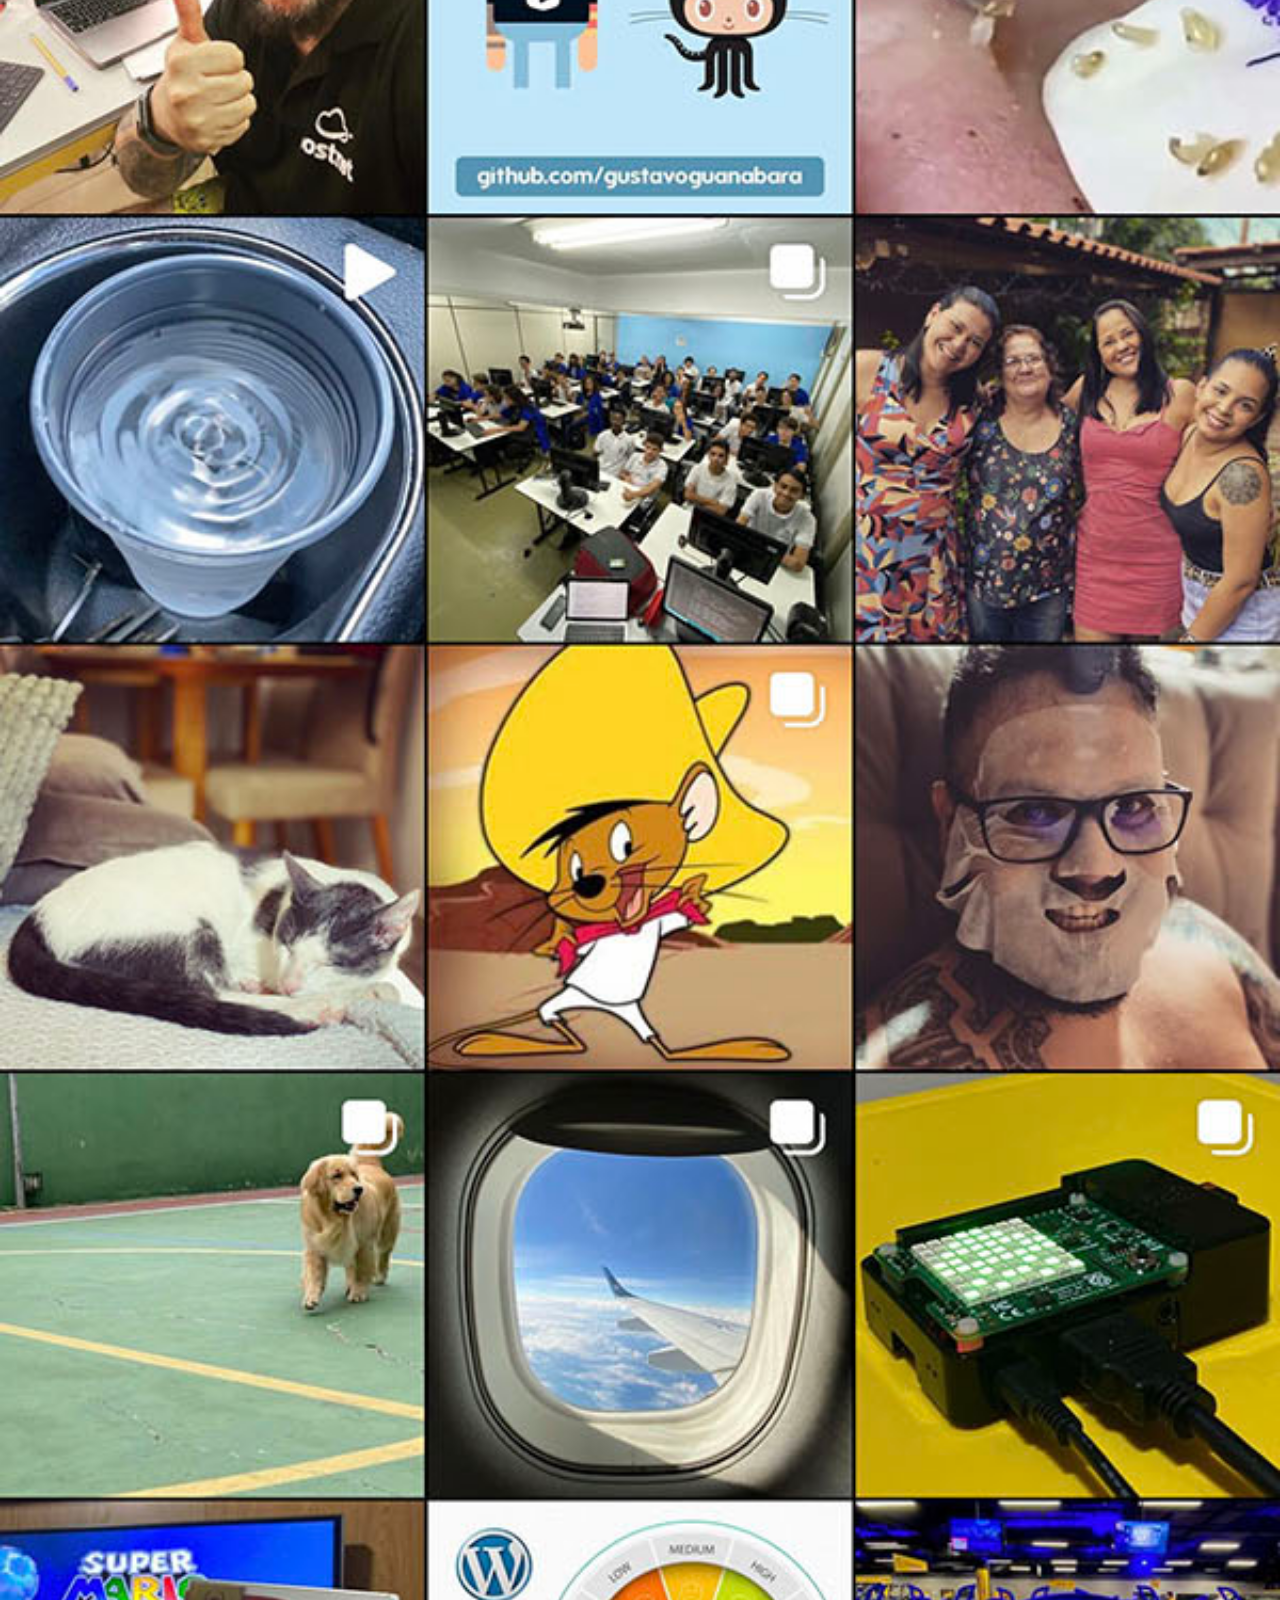
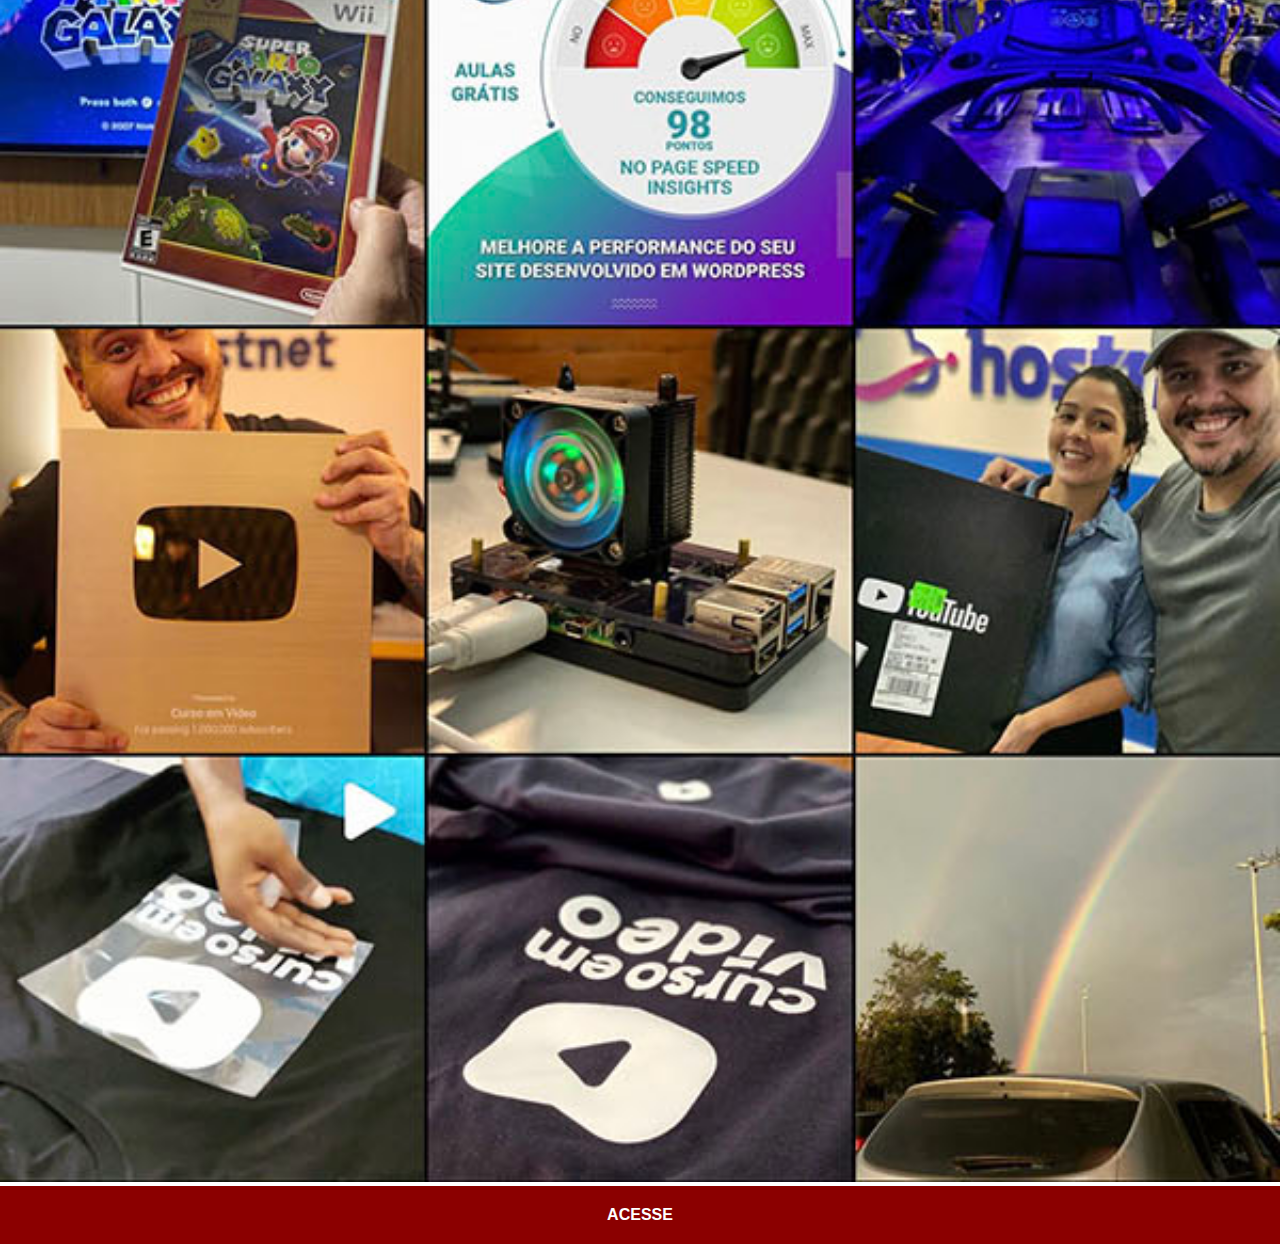
<file: instagram.html>
<!DOCTYPE html>
<html lang="pt-br">
<head>
    <meta charset="UTF-8">
    <meta name="viewport" content="width=device-width, initial-scale=1.0">
    <title>Instagram</title>
    <link rel="stylesheet" href="estilos/style-social.css">
</head>
<body>
    <img src="imagens/tela-instagram.jpg" alt="Instagram">
    <a href="https://www.instagram.com/gustavoguanabara/" target="_blank">ACESSE</a>
</body>
</html>
</file>
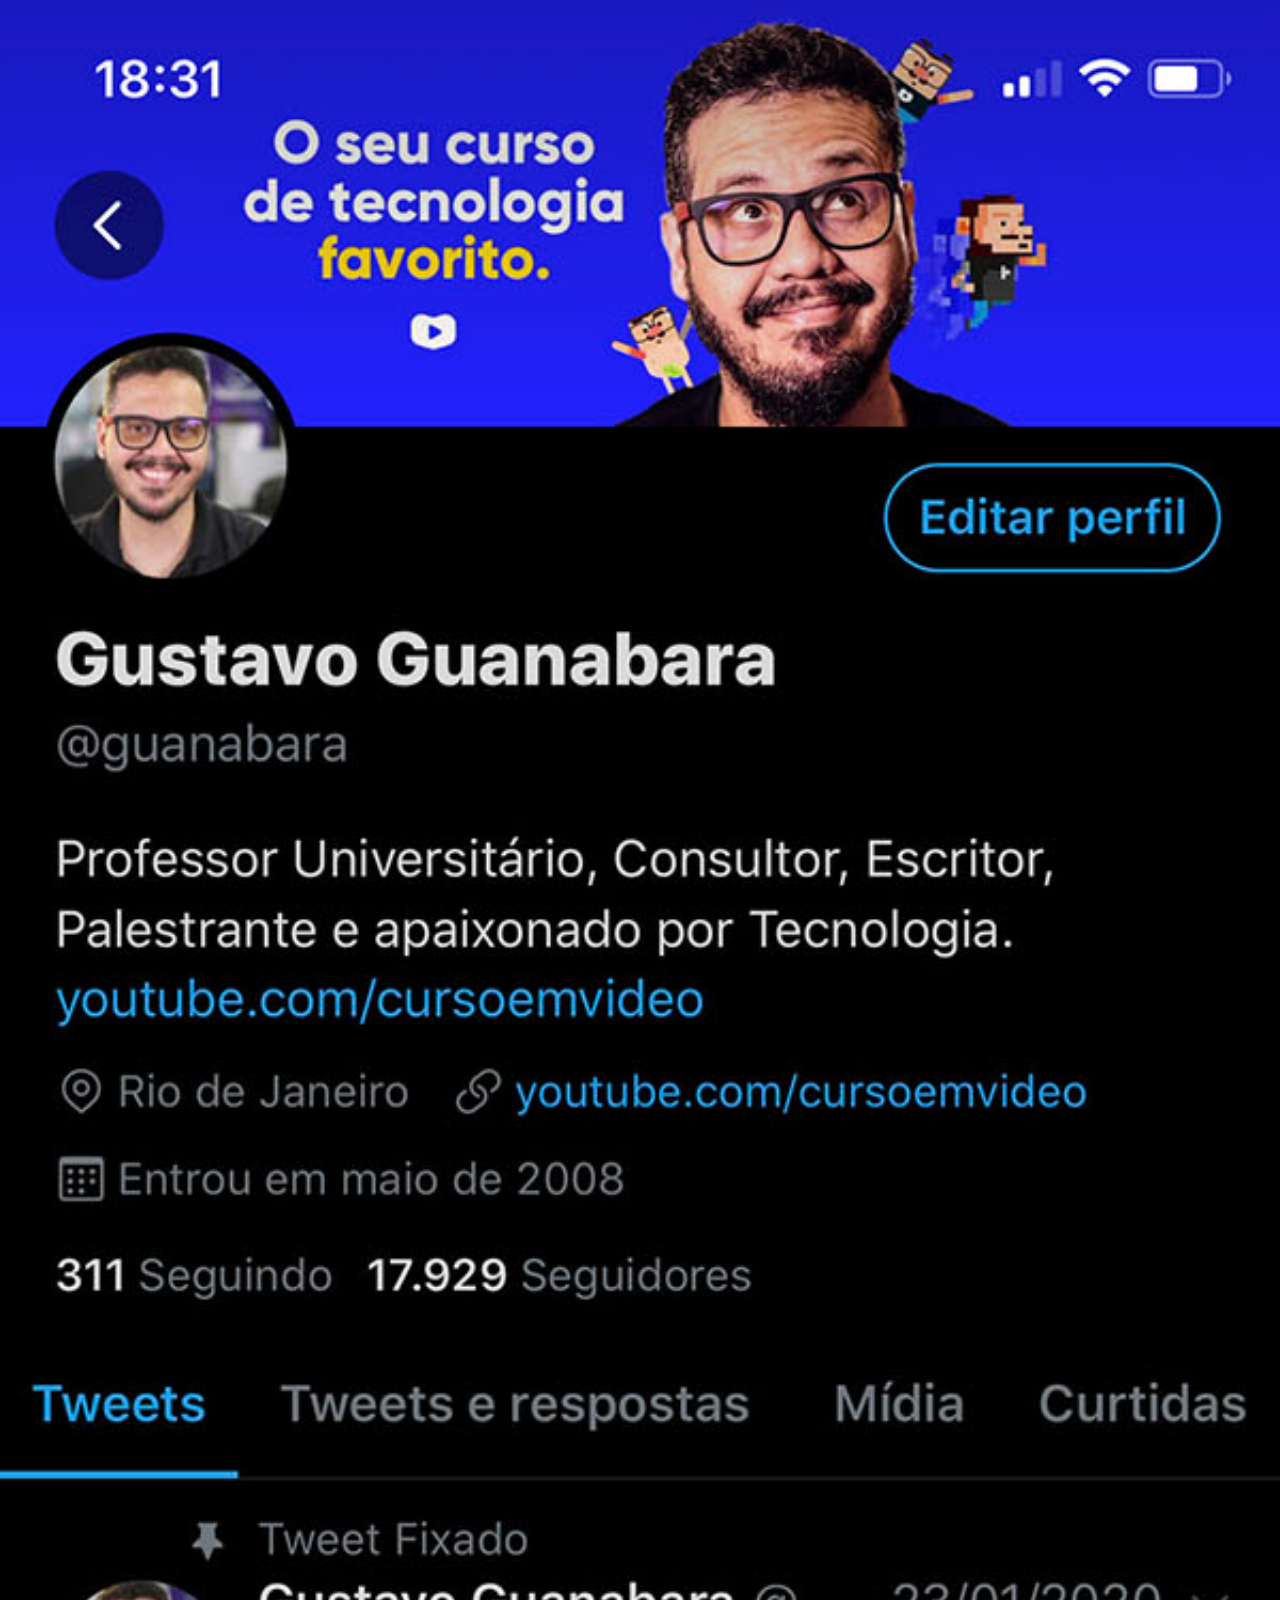
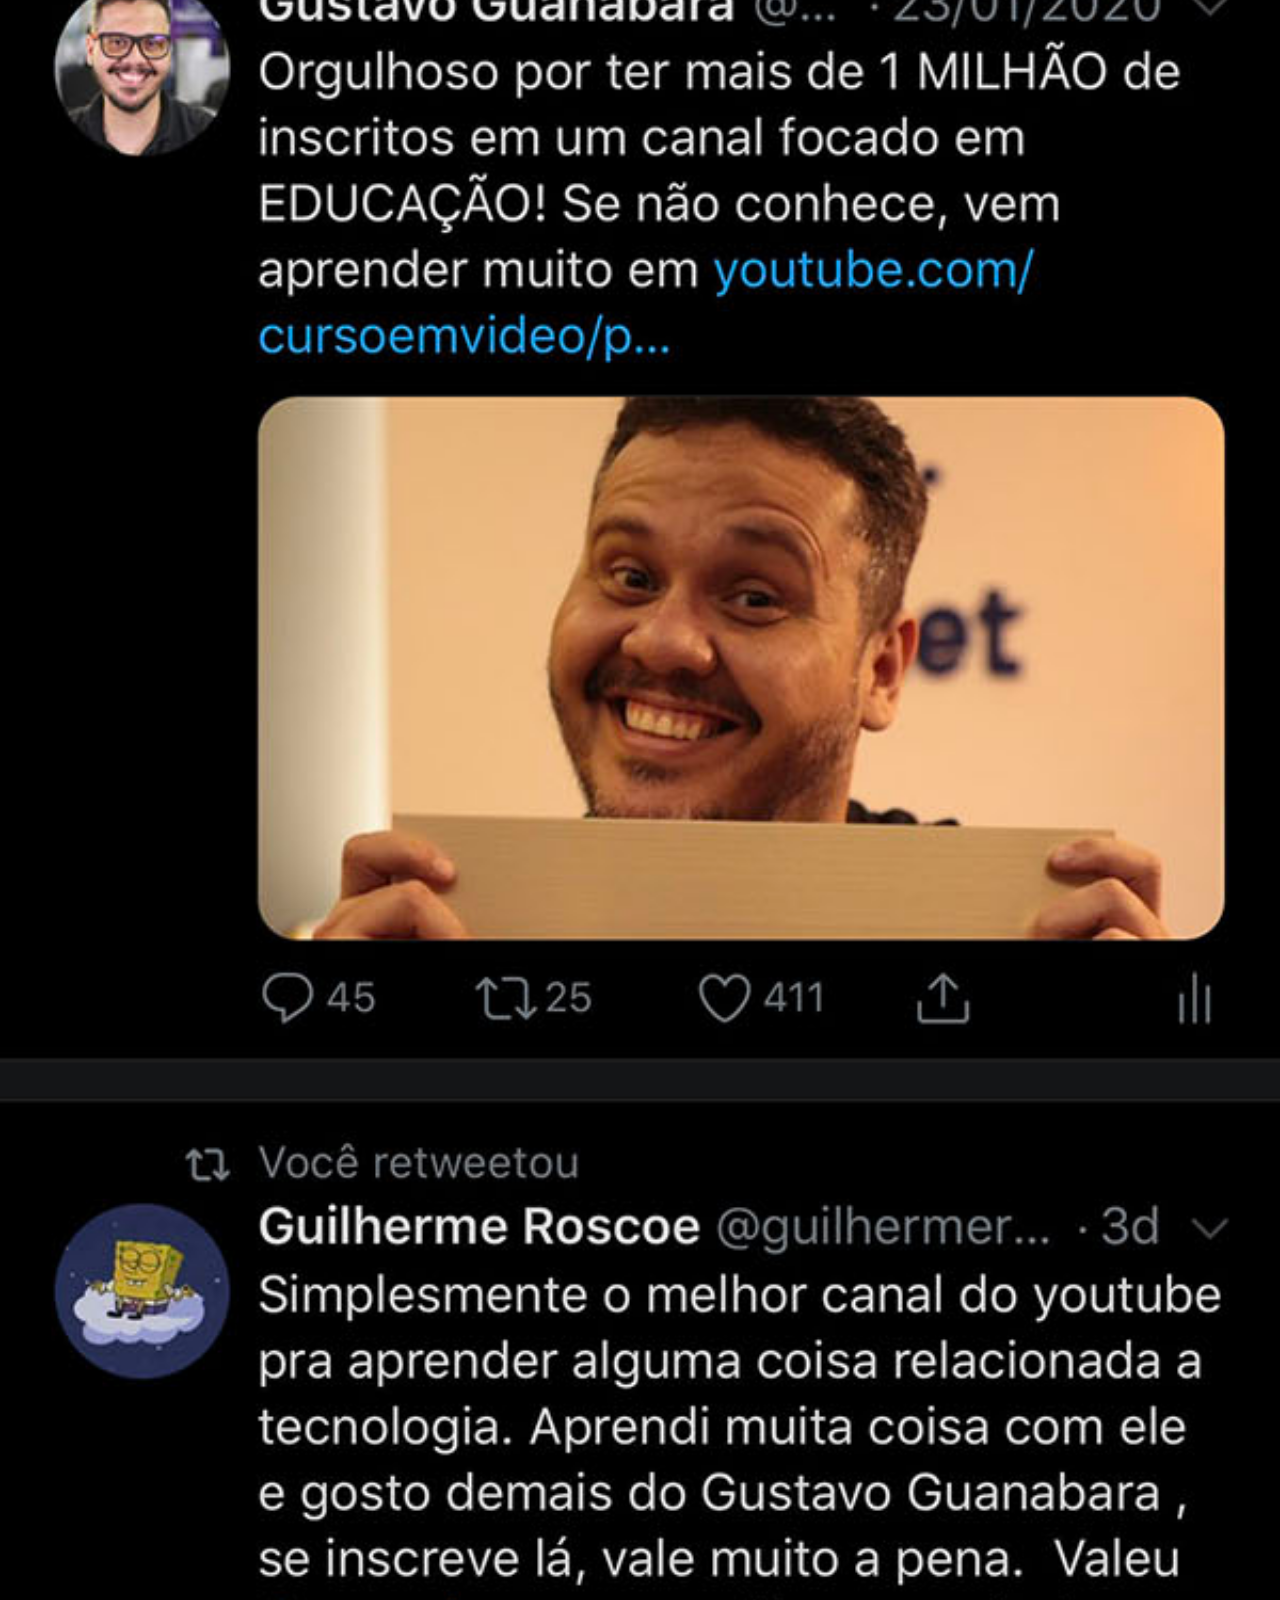
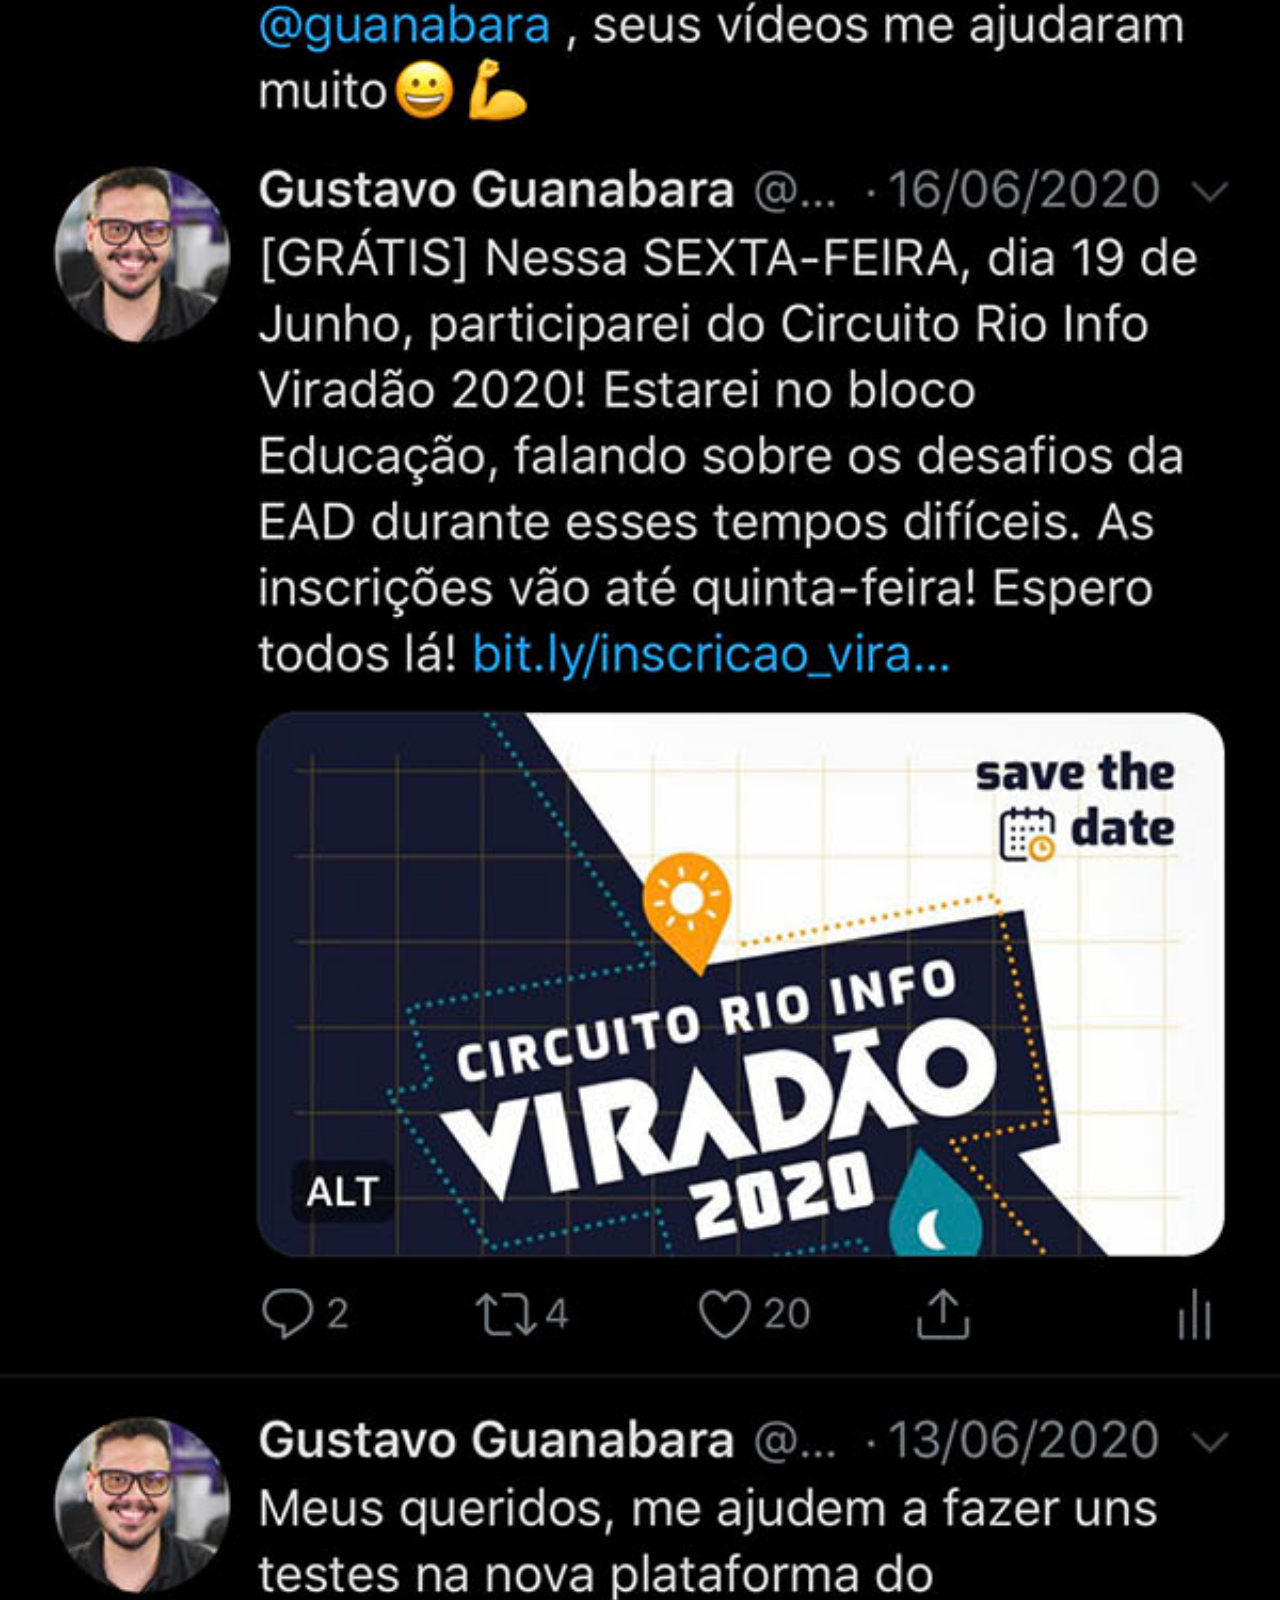
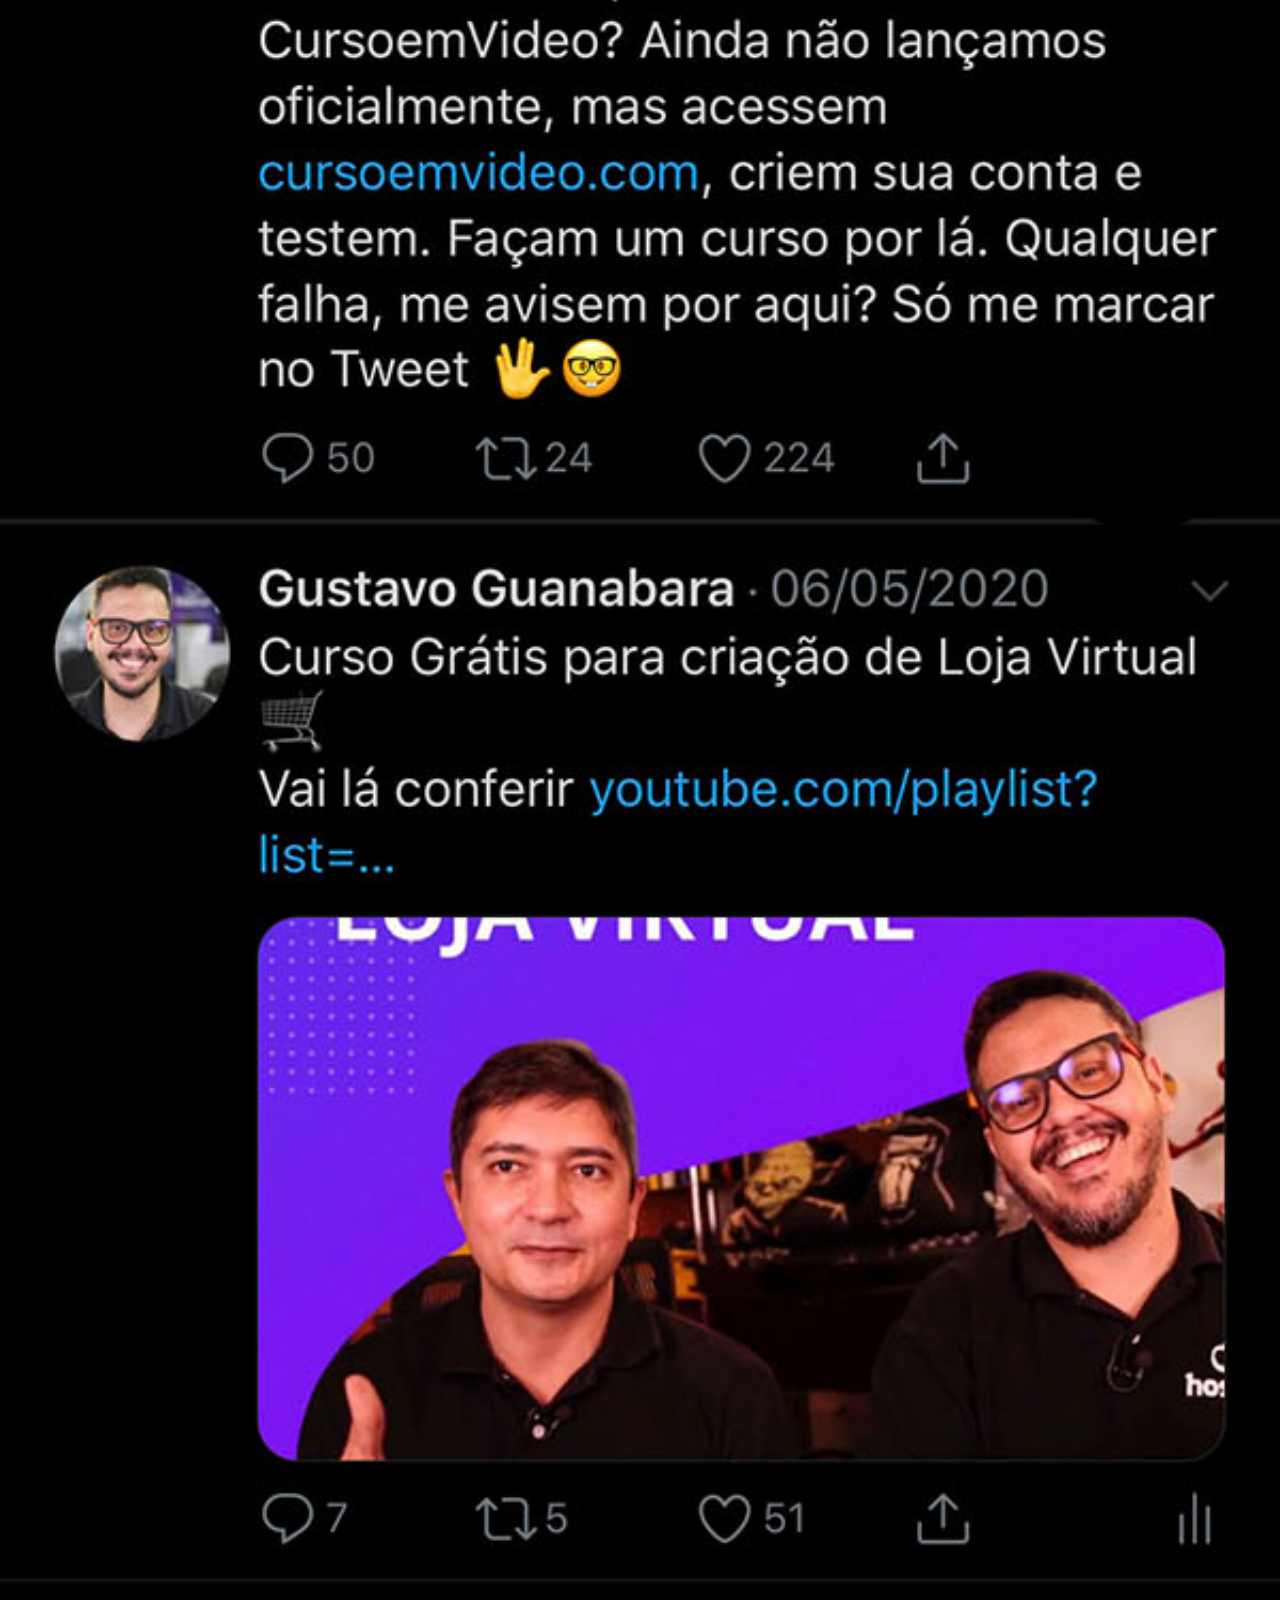
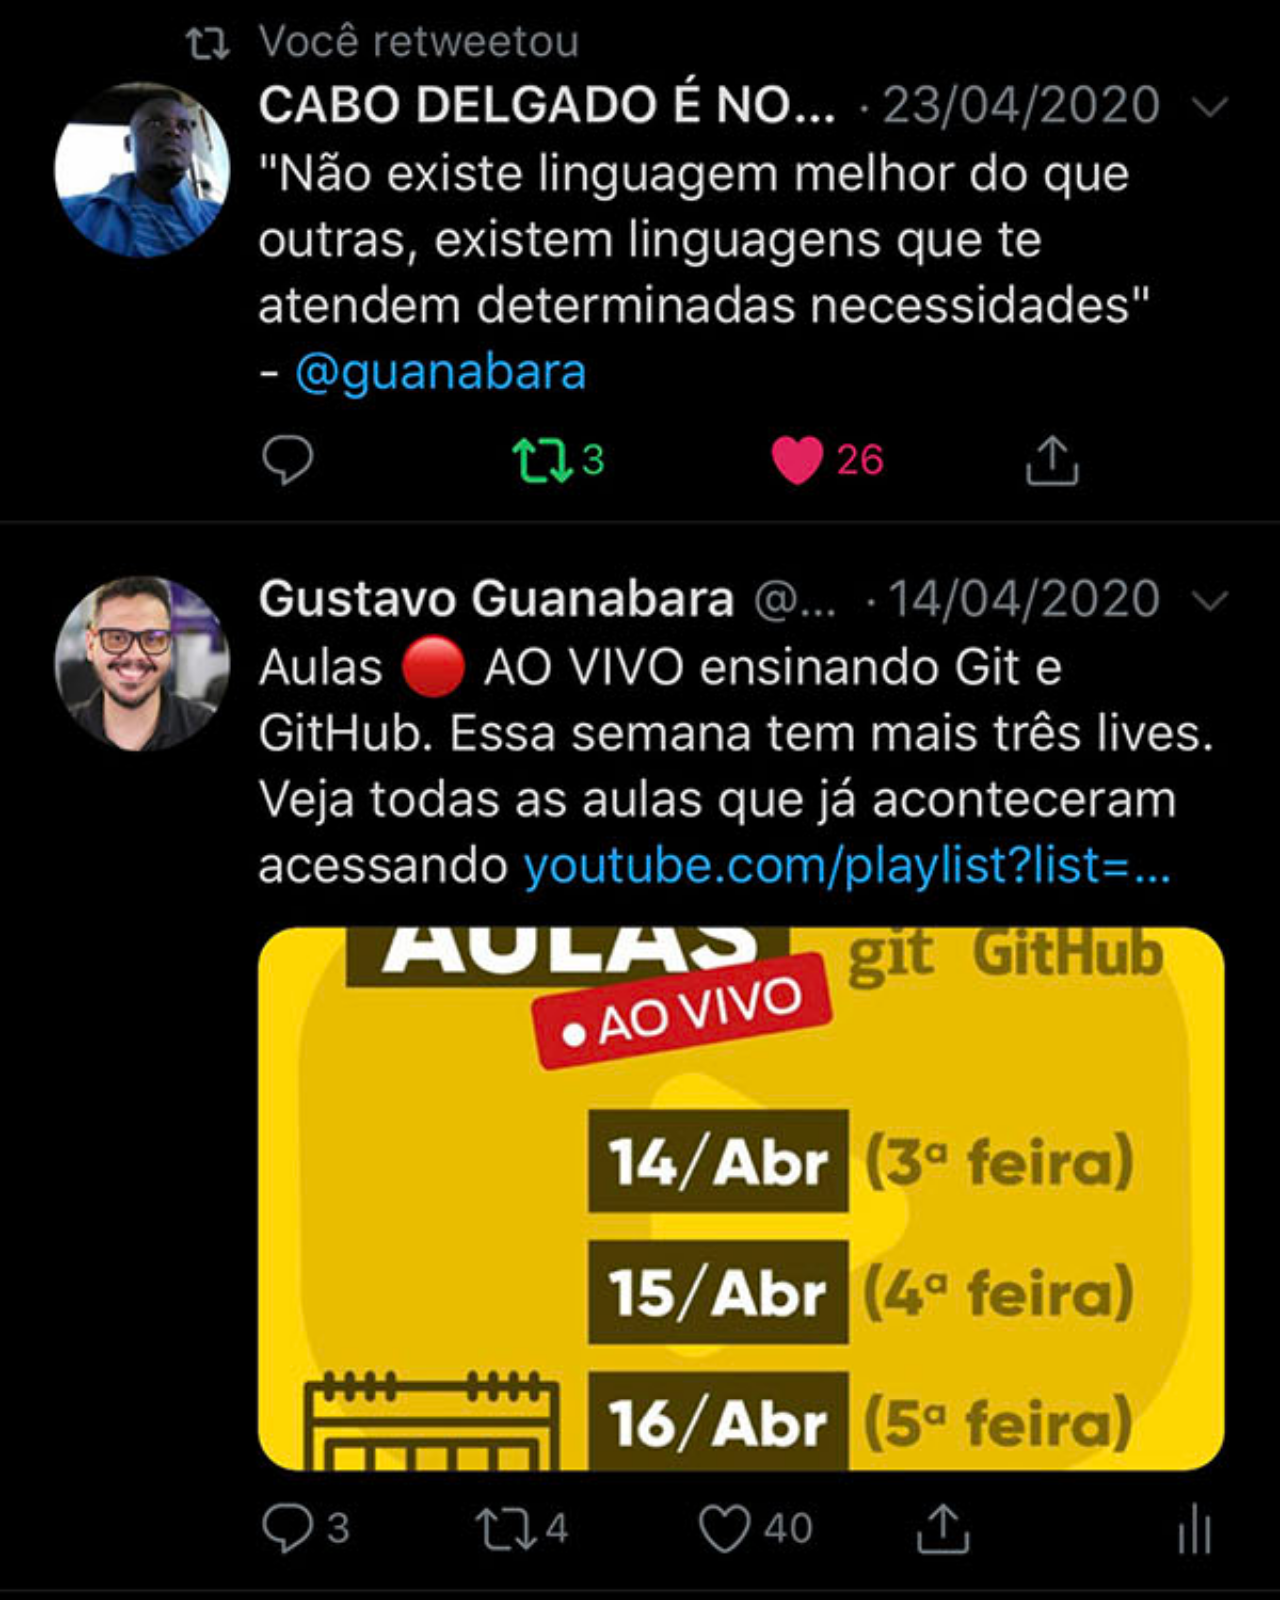
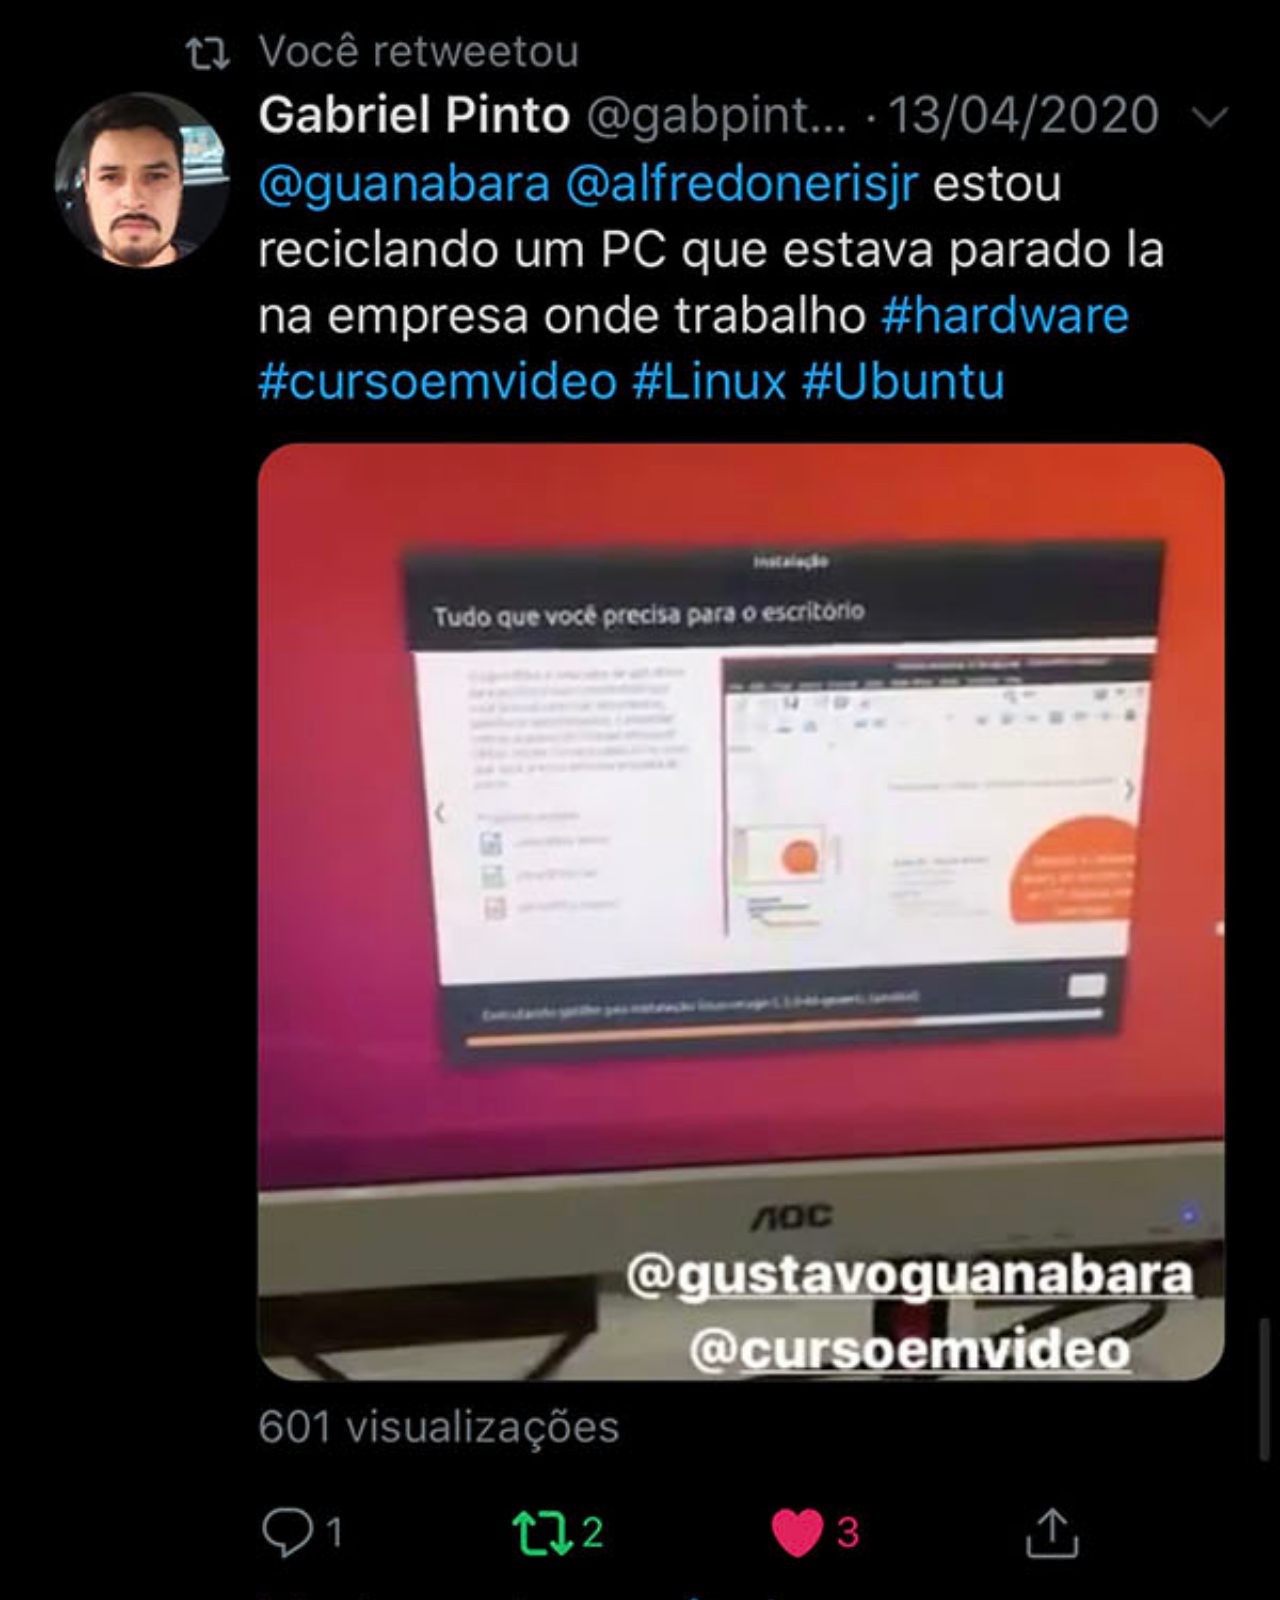
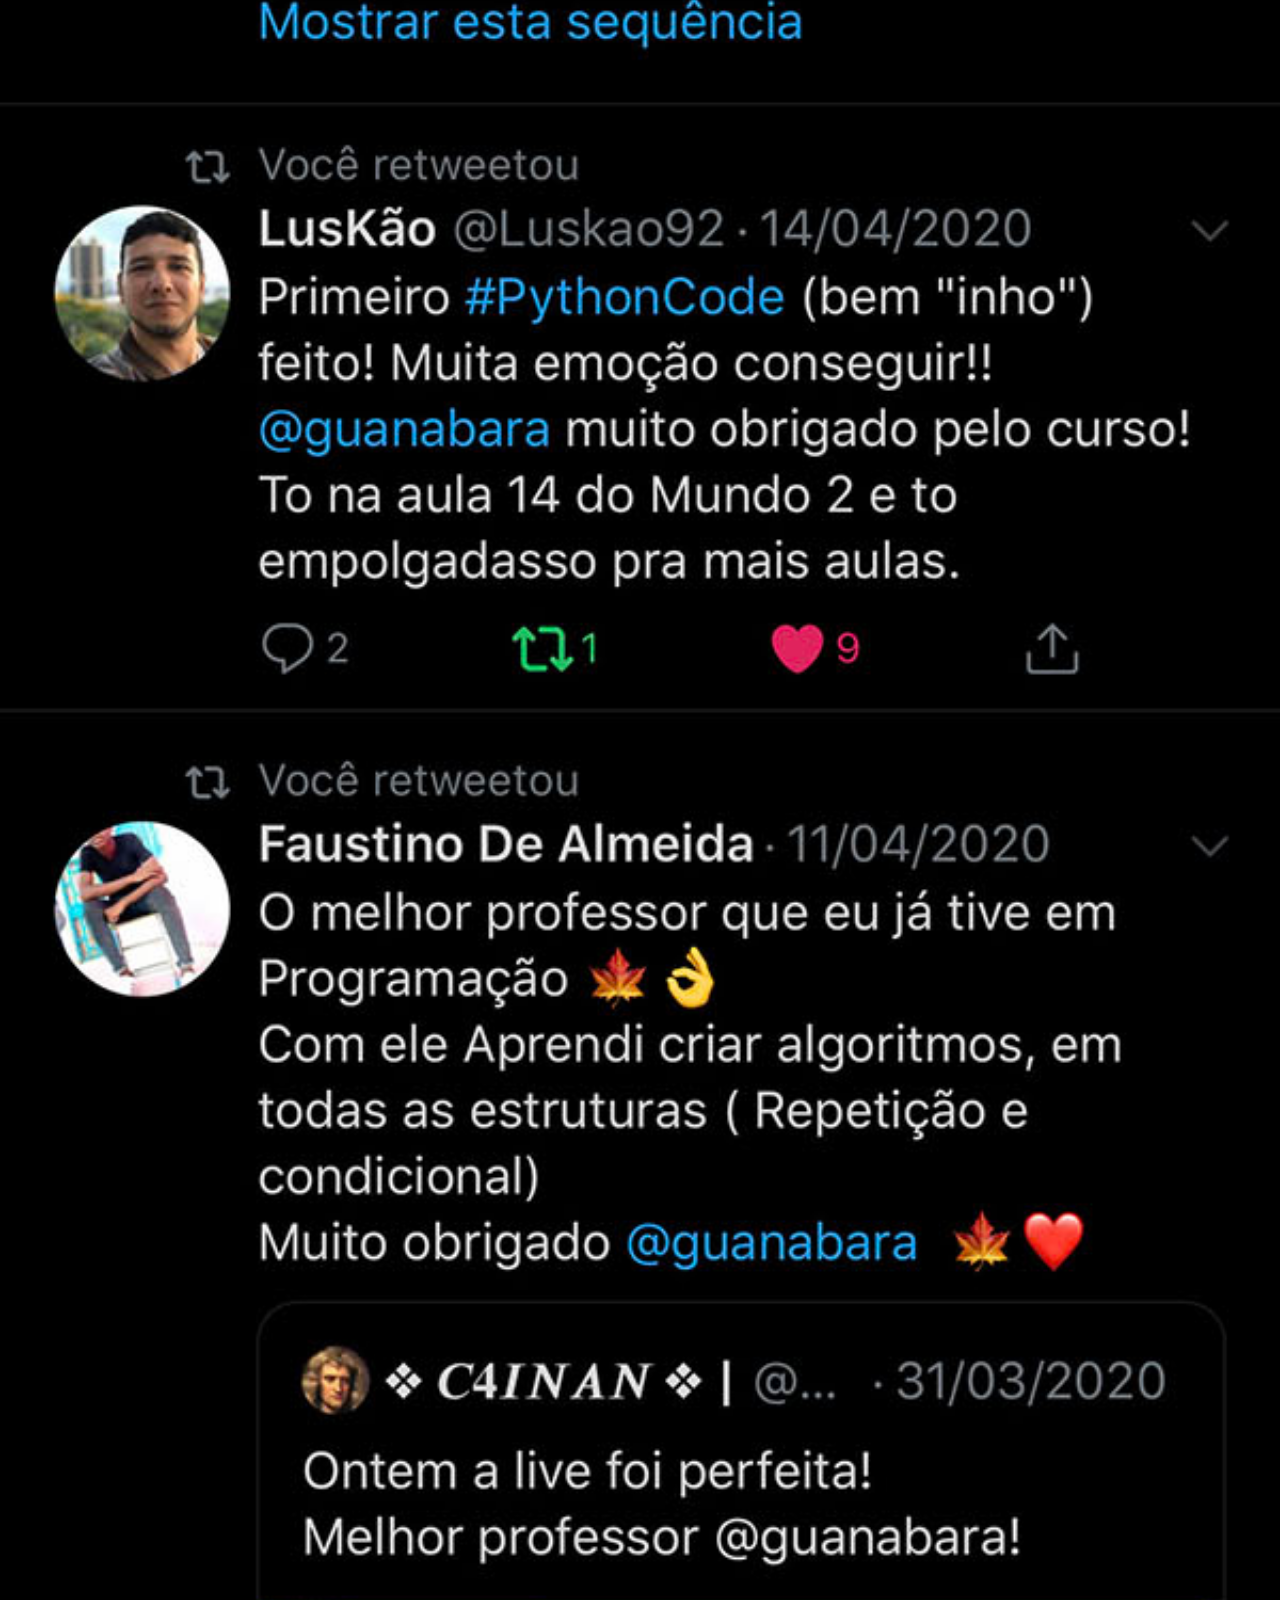
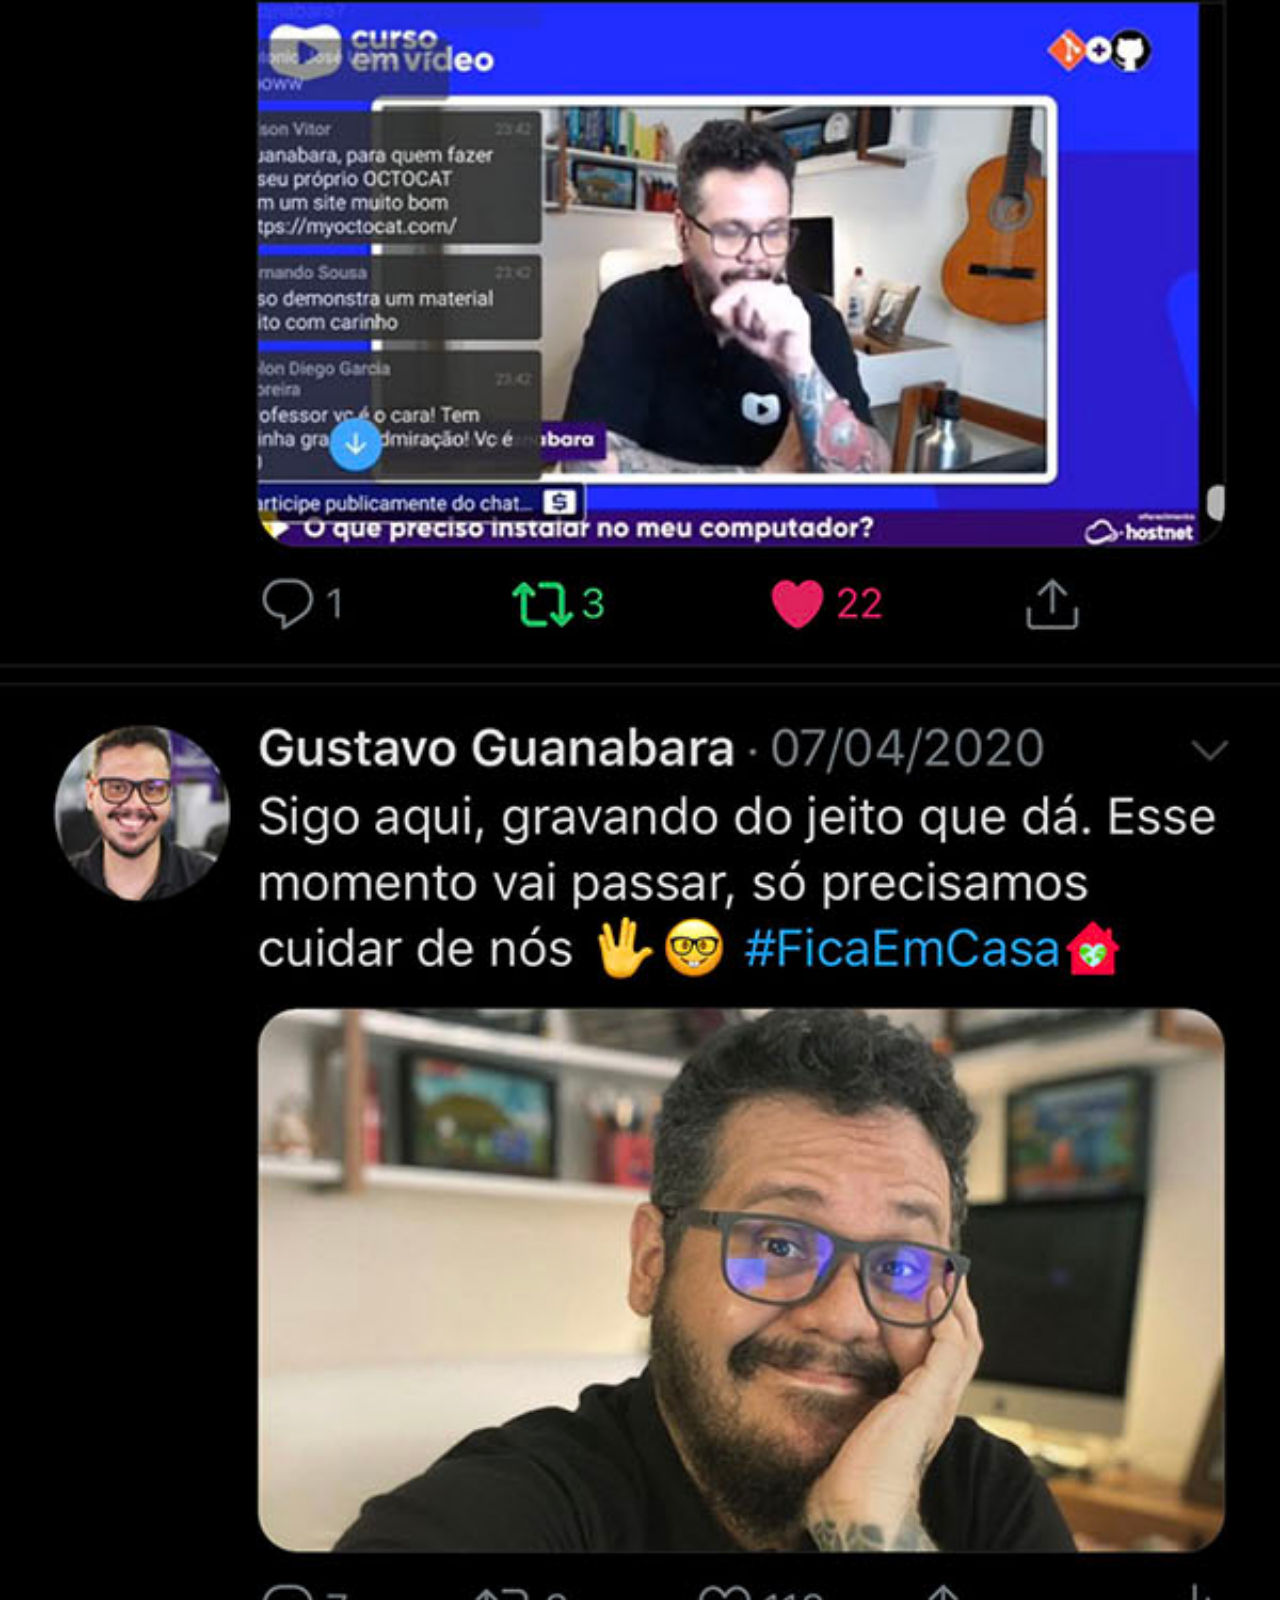
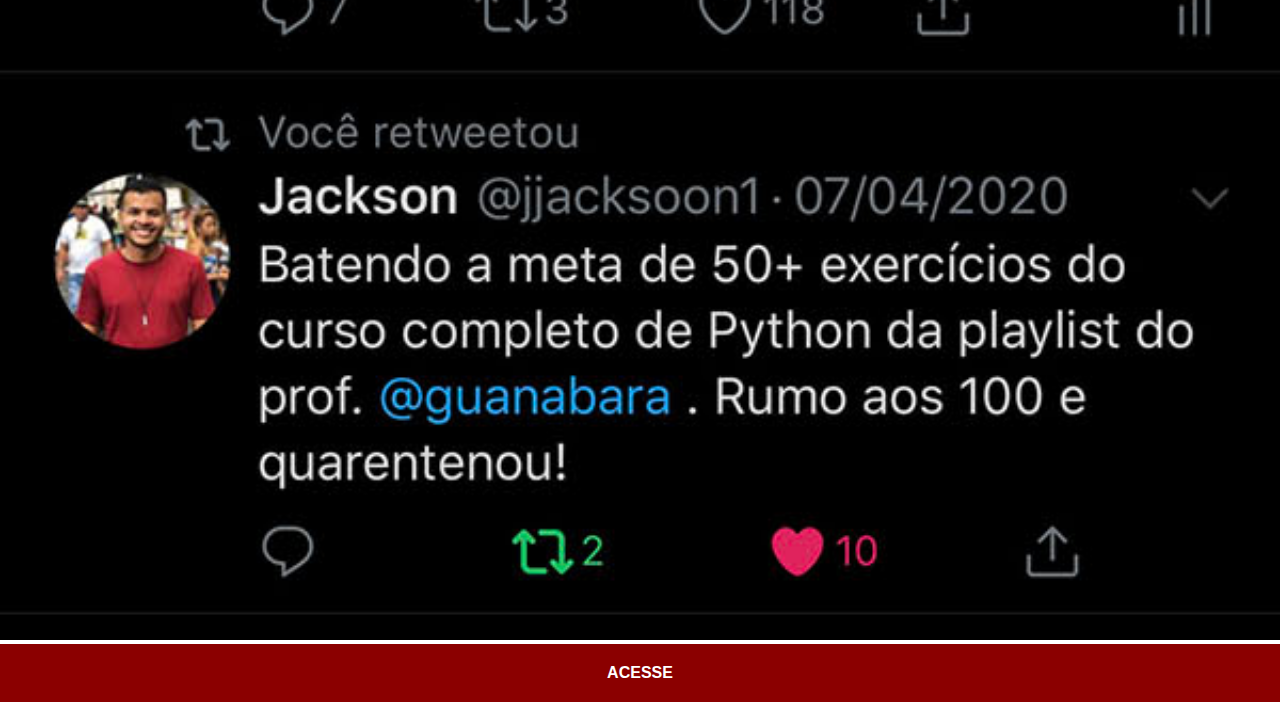
<file: twitter.html>
<!DOCTYPE html>
<html lang="pt-br">
<head>
    <meta charset="UTF-8">
    <meta name="viewport" content="width=device-width, initial-scale=1.0">
    <title>Twitter</title>
    <link rel="stylesheet" href="estilos/style-social.css">
</head>
<body>
    <img src="imagens/tela-twitter.jpg" alt="Twitter">
    <a href="https://twitter.com/guanabara" target="_blank">ACESSE</a>
</body>
</html>
</file>
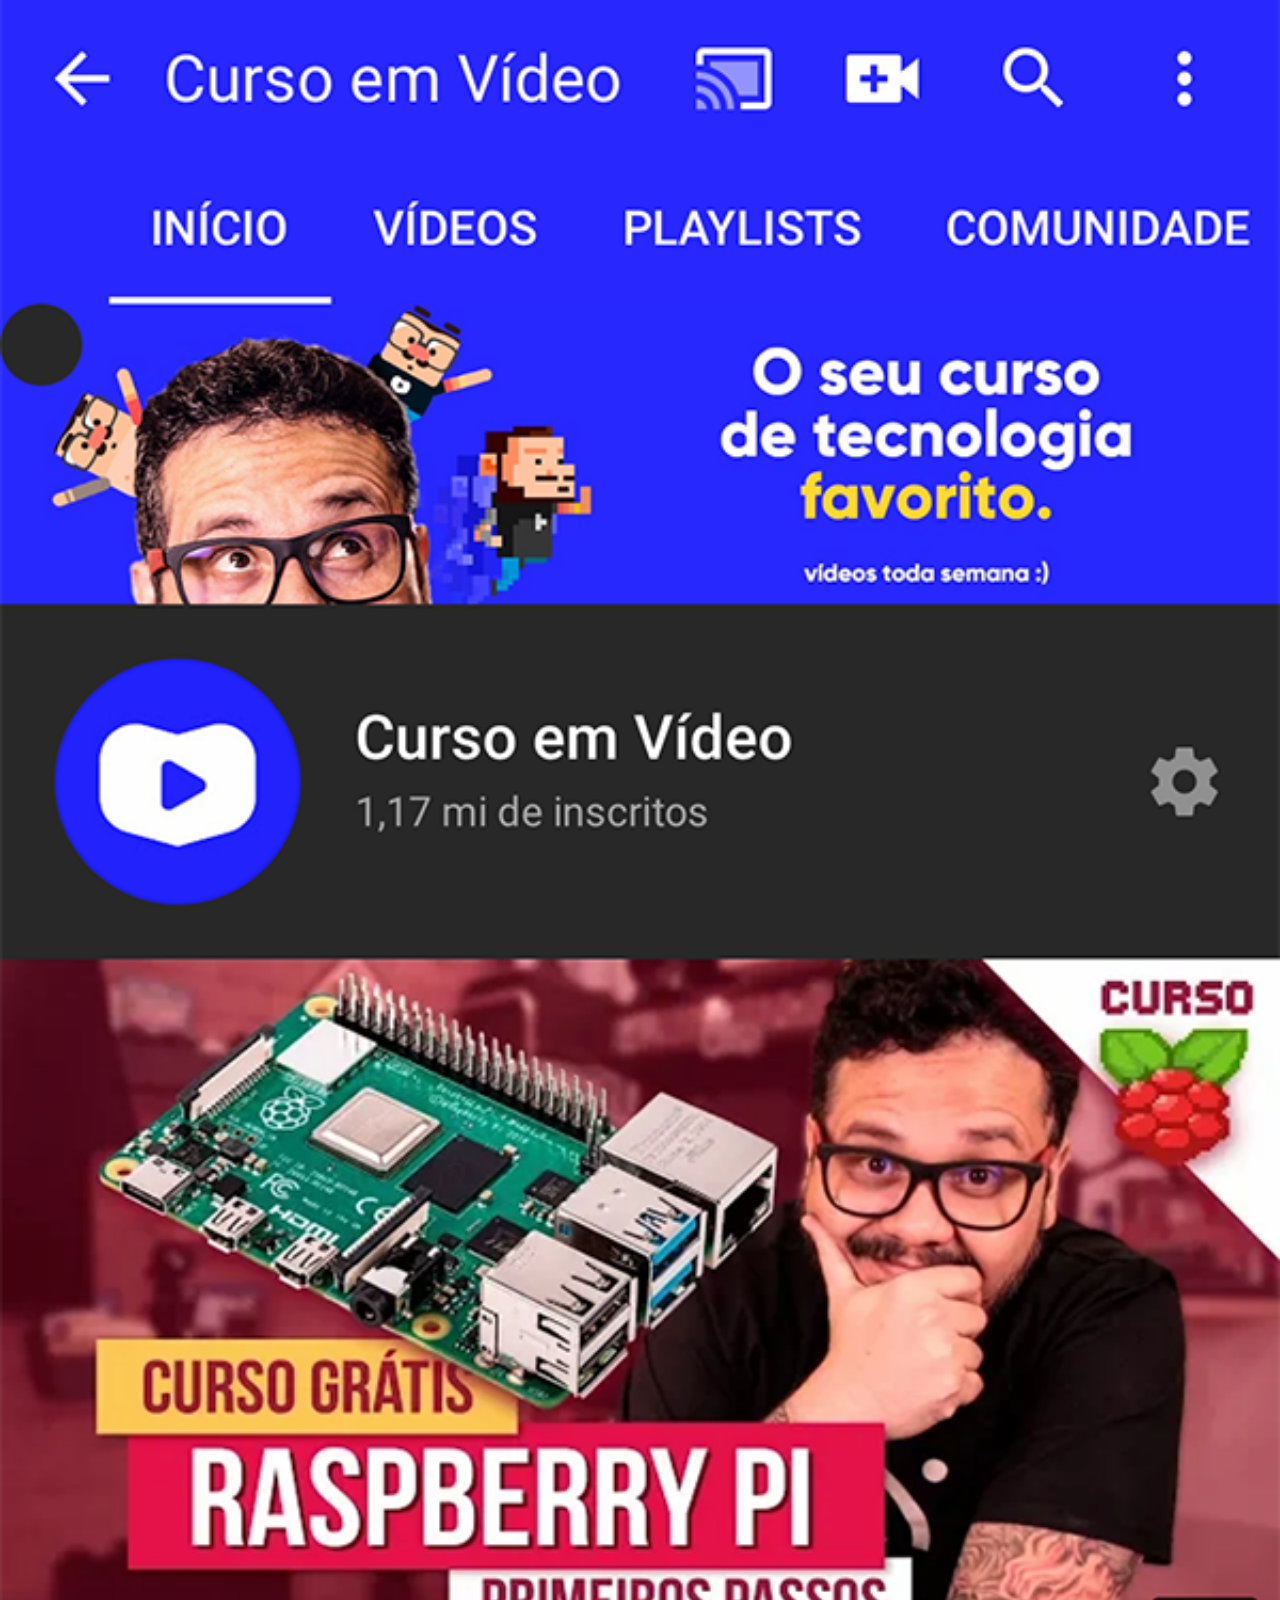
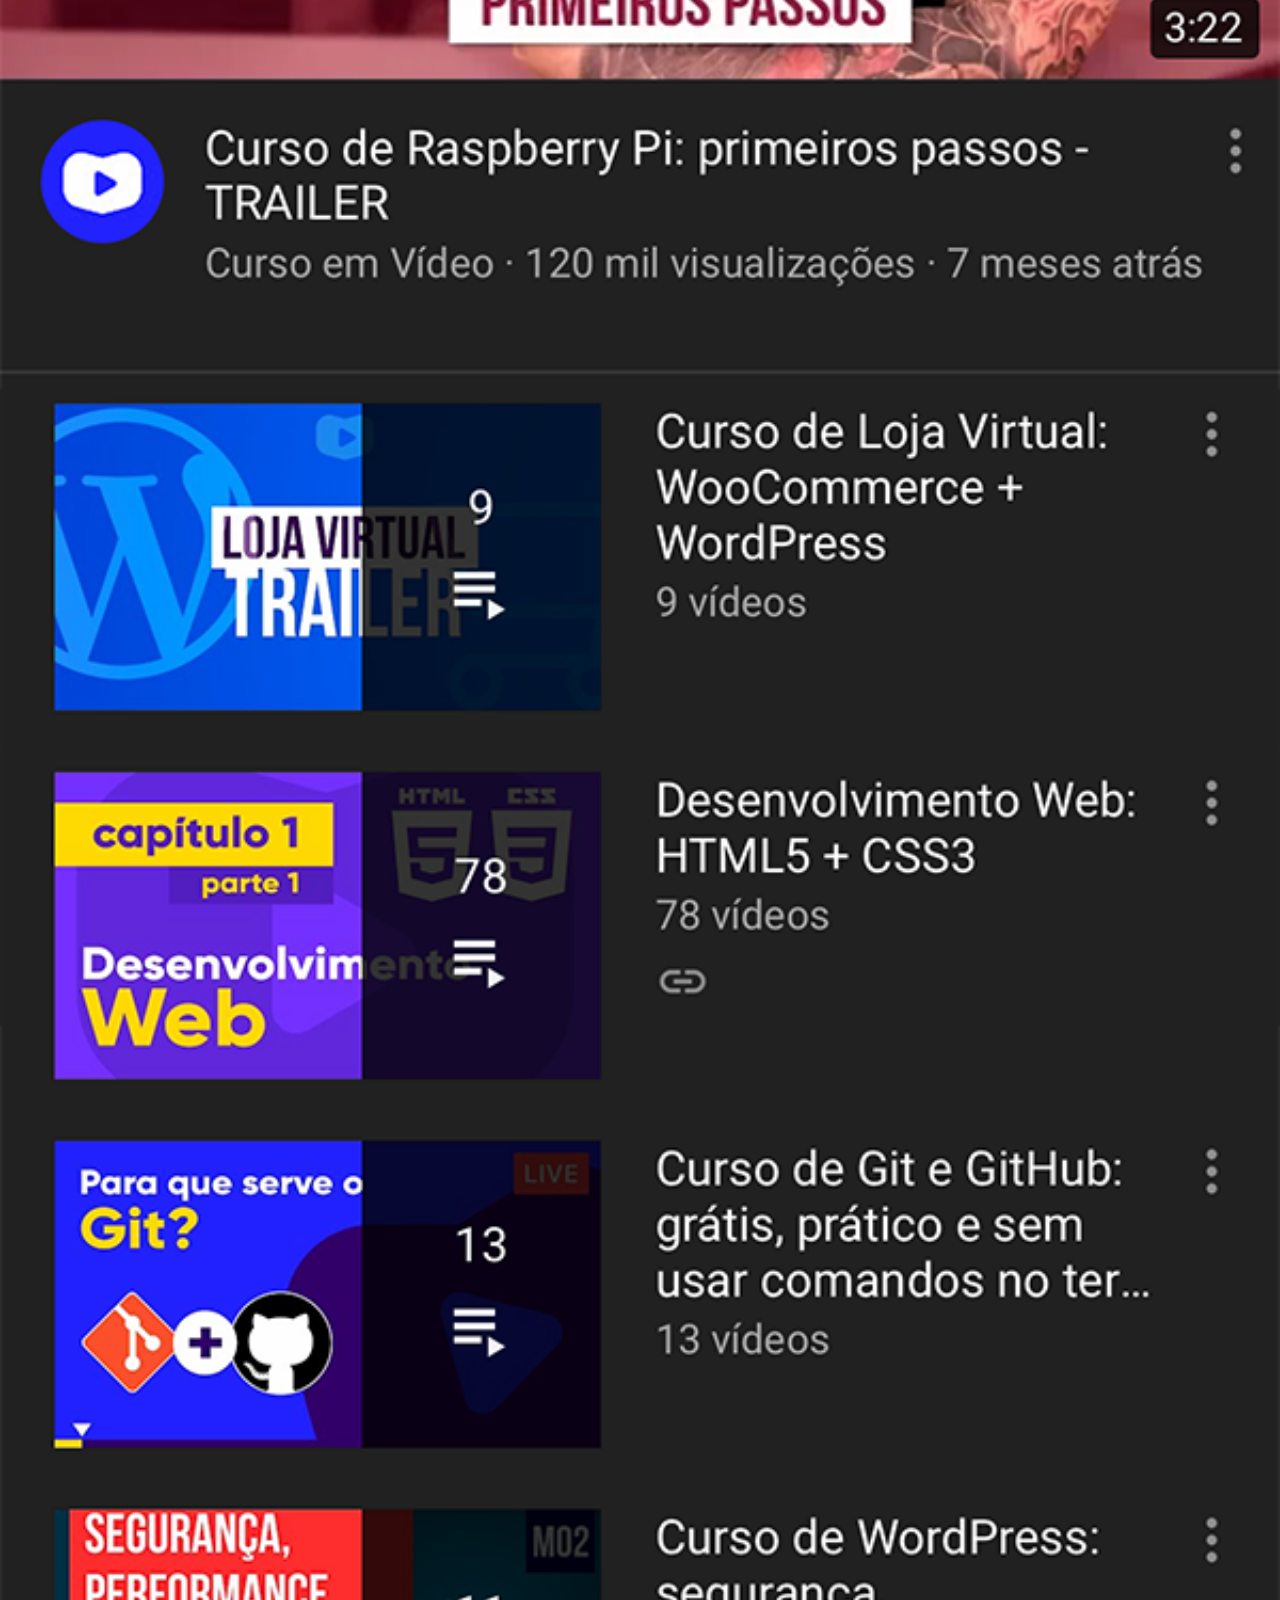
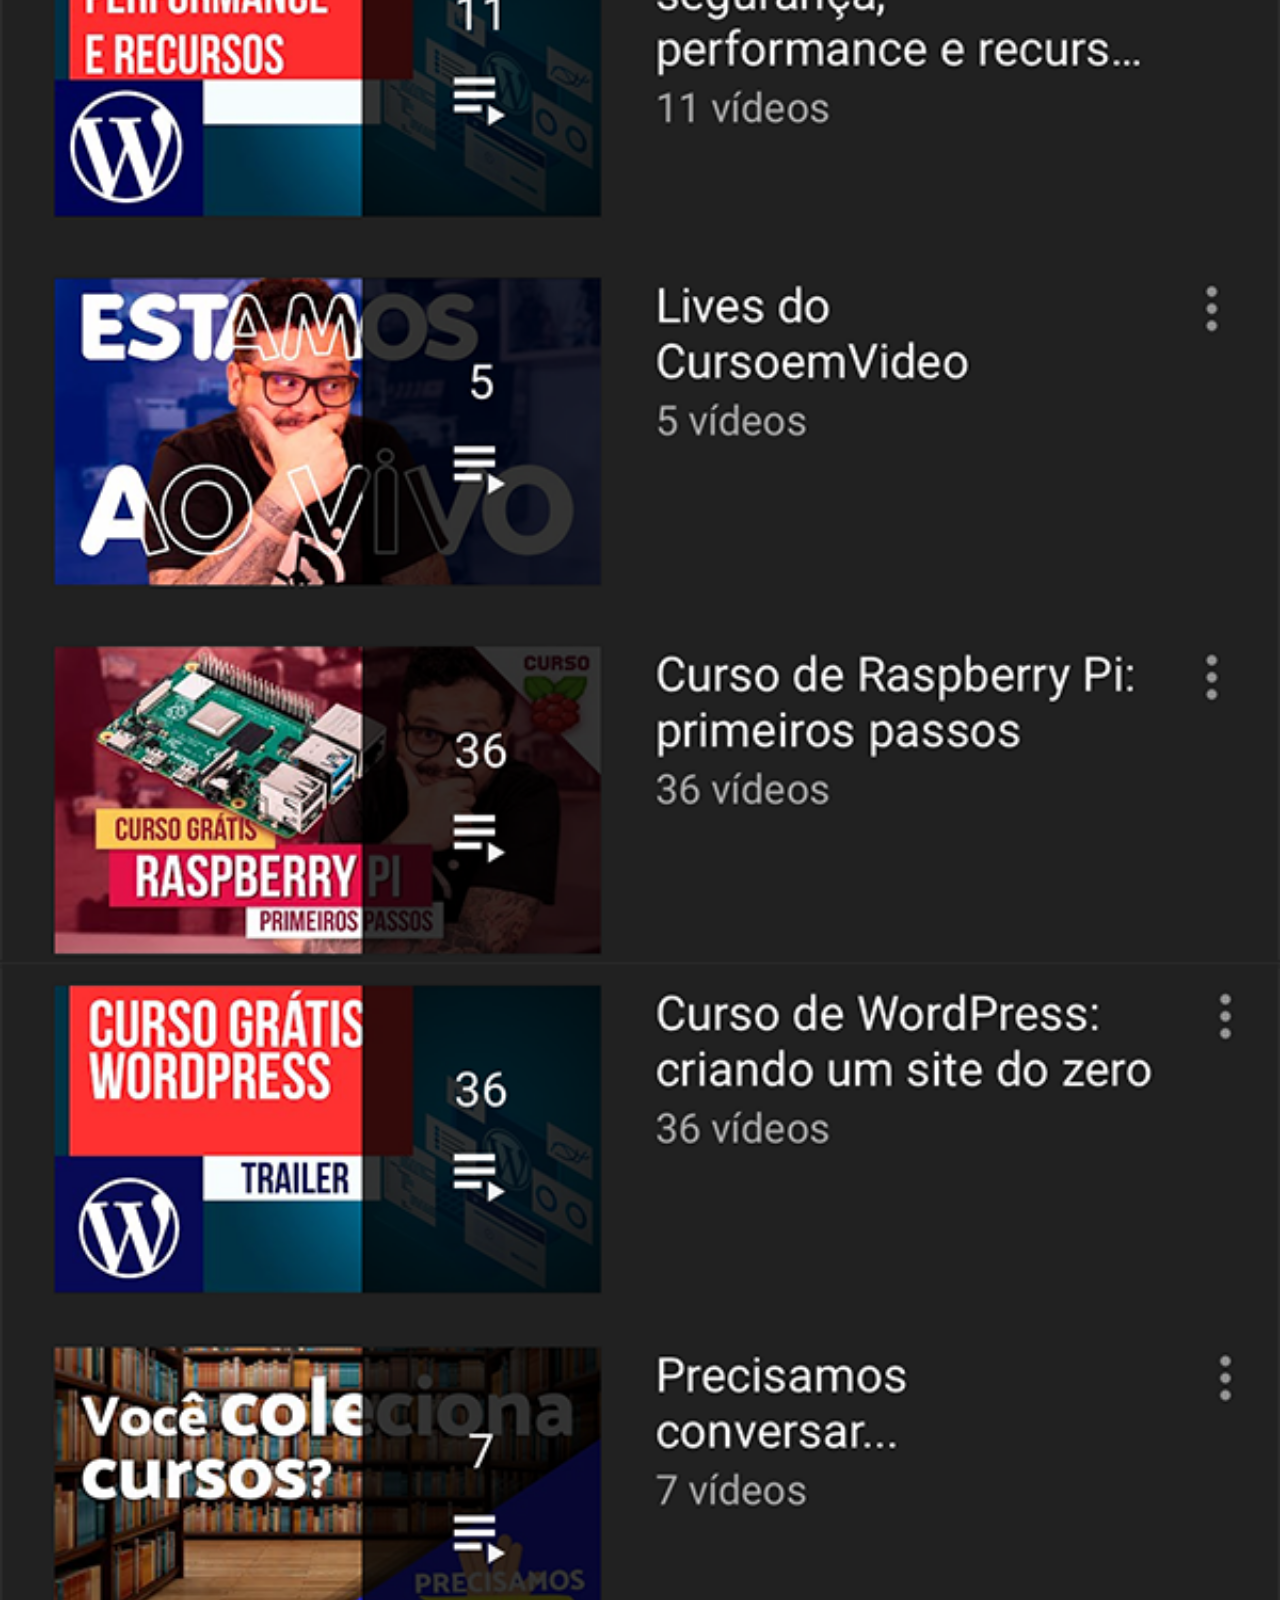
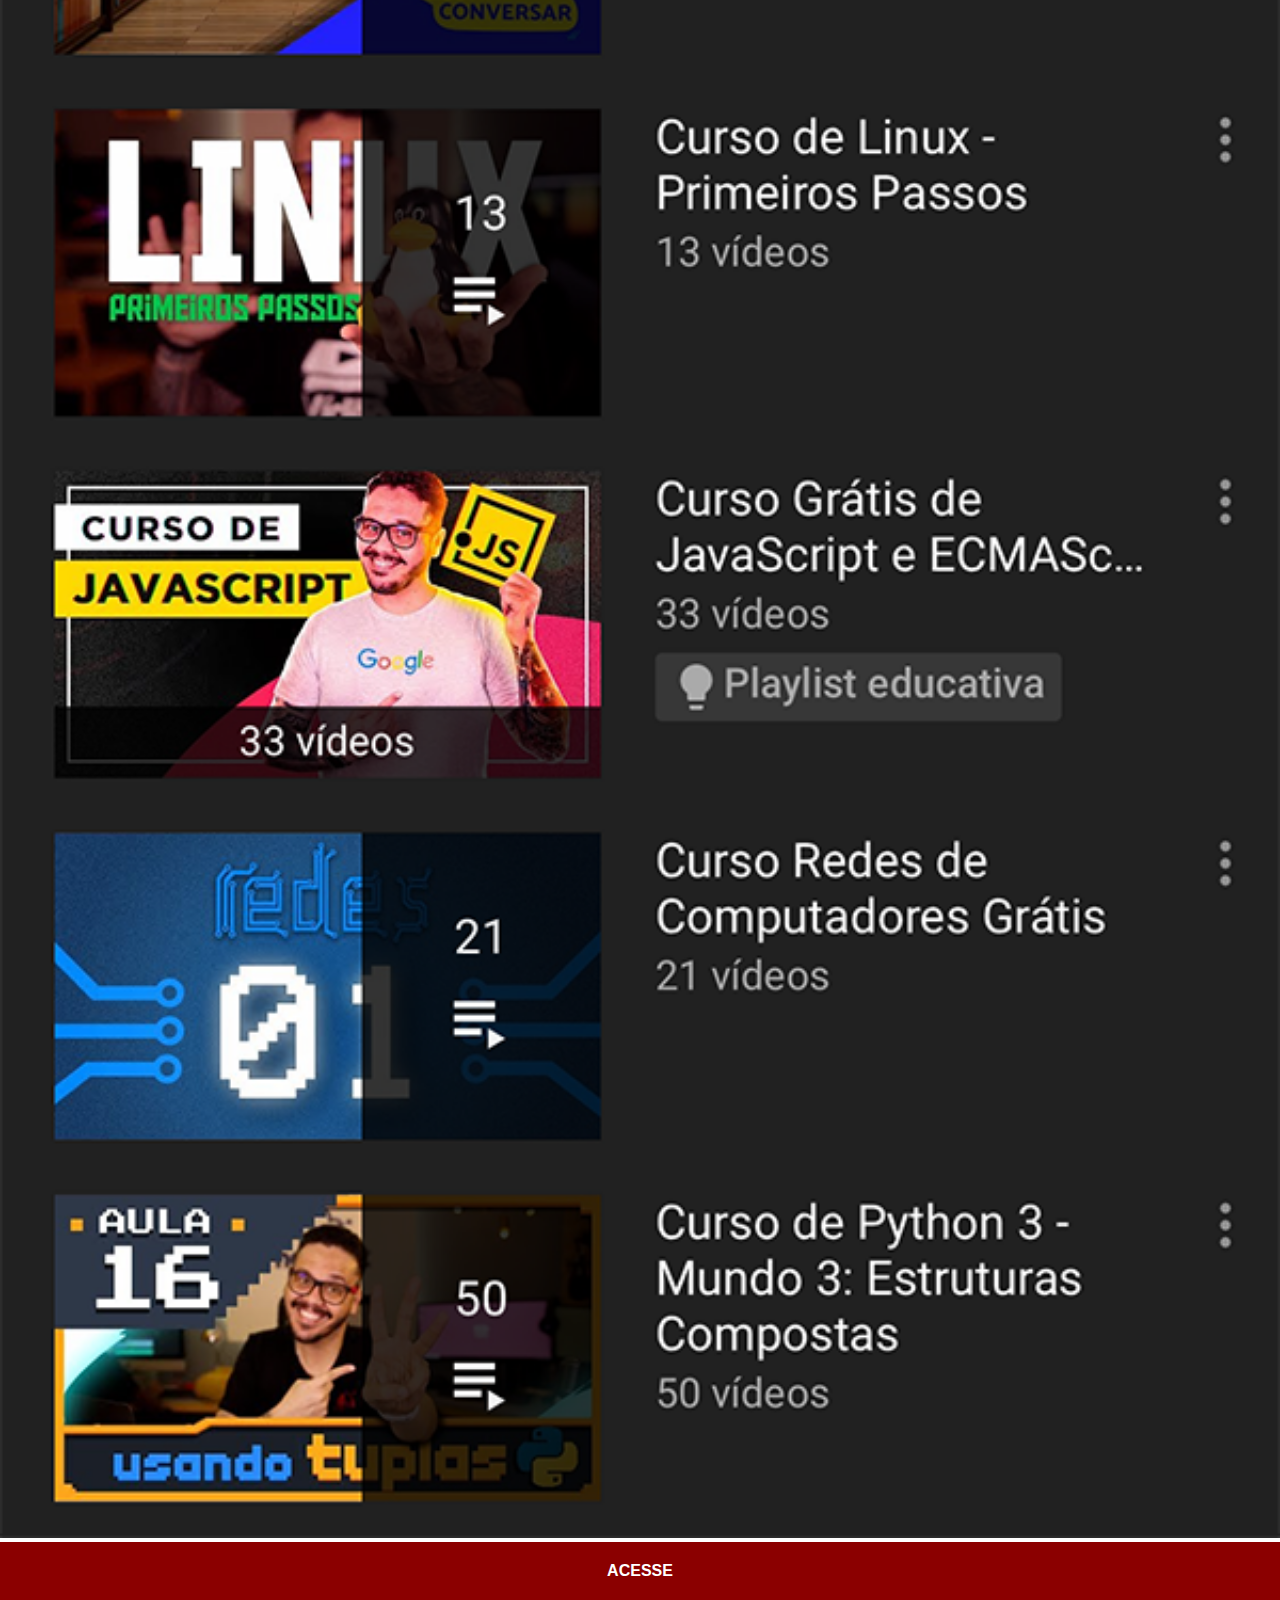
<file: youtube.html>
<!DOCTYPE html>
<html lang="pt-br">
<head>
    <meta charset="UTF-8">
    <meta name="viewport" content="width=device-width, initial-scale=1.0">
    <title>Youtube</title>
    <link rel="stylesheet" href="estilos/style-social.css">
    
</head>
<body>
    <img src="imagens/tela-youtube.png" alt="Youtube">
    <a href="https://www.youtube.com/@CursoemVideo/playlists" target="_blank"> ACESSE</a>
</body>
</html>
</file>
<file: estilos/style.css>
@charset "UTF-8";

*{
    margin: 0px;
    padding: 0px;
    font-family: Arial, Helvetica, sans-serif;
}

html, body{
    height: 100vh;
    width: 100vw;
    background-color: black;
}

body{
    background: url('../imagens/fundo-madeira.jpg') no-repeat top center;
    background-size: cover;
    background-attachment: fixed;
}

main{
    height: 100vh;
    position: relative;
}

section#telefone{
    position: absolute;
    top: 50%;
    left: 50%;
    transform: translate(-50%, -50%);

    height: 627px;
    width: 311px;
    background: url('../imagens/frame-iphone.png') no-repeat;
}

iframe#tela{
    position: relative;
    top: 80px;
    left: 22px;
    width: 267px;
    height: 471px;
}

section#redes-sociais{
    text-align: right;
}

section#redes-sociais img{
    width: 50px;
    margin: 10px;
    border-radius: 50%;
    box-shadow: 2px 2px 5px rgba(0, 0, 0, 0.3);
    box-sizing: border-box;
}

section#redes-sociais img:hover{
    transform: translate(-3px, -3px);
    box-shadow: 5px 5px 10px rgba(0, 0, 0, 0.371);
    transition: transform 0.1s;
}
</file>
<file: estilos/style-social.css>
@charset "UTF-8";

*{
    margin: 0px;
    padding: 0px;
    font-family: Arial, Helvetica, sans-serif;
}

::-webkit-scrollbar{
    width: 0px;
    height: 0px;
}

img{
    width: 100vw;
}

a{
    display: block;
    background-color: darkred;
    padding: 20px;
    text-align: center;
    font-weight: bolder;
    text-decoration: none;
    color: white;
}

a:hover{
    background-color: red;
}
</file>
